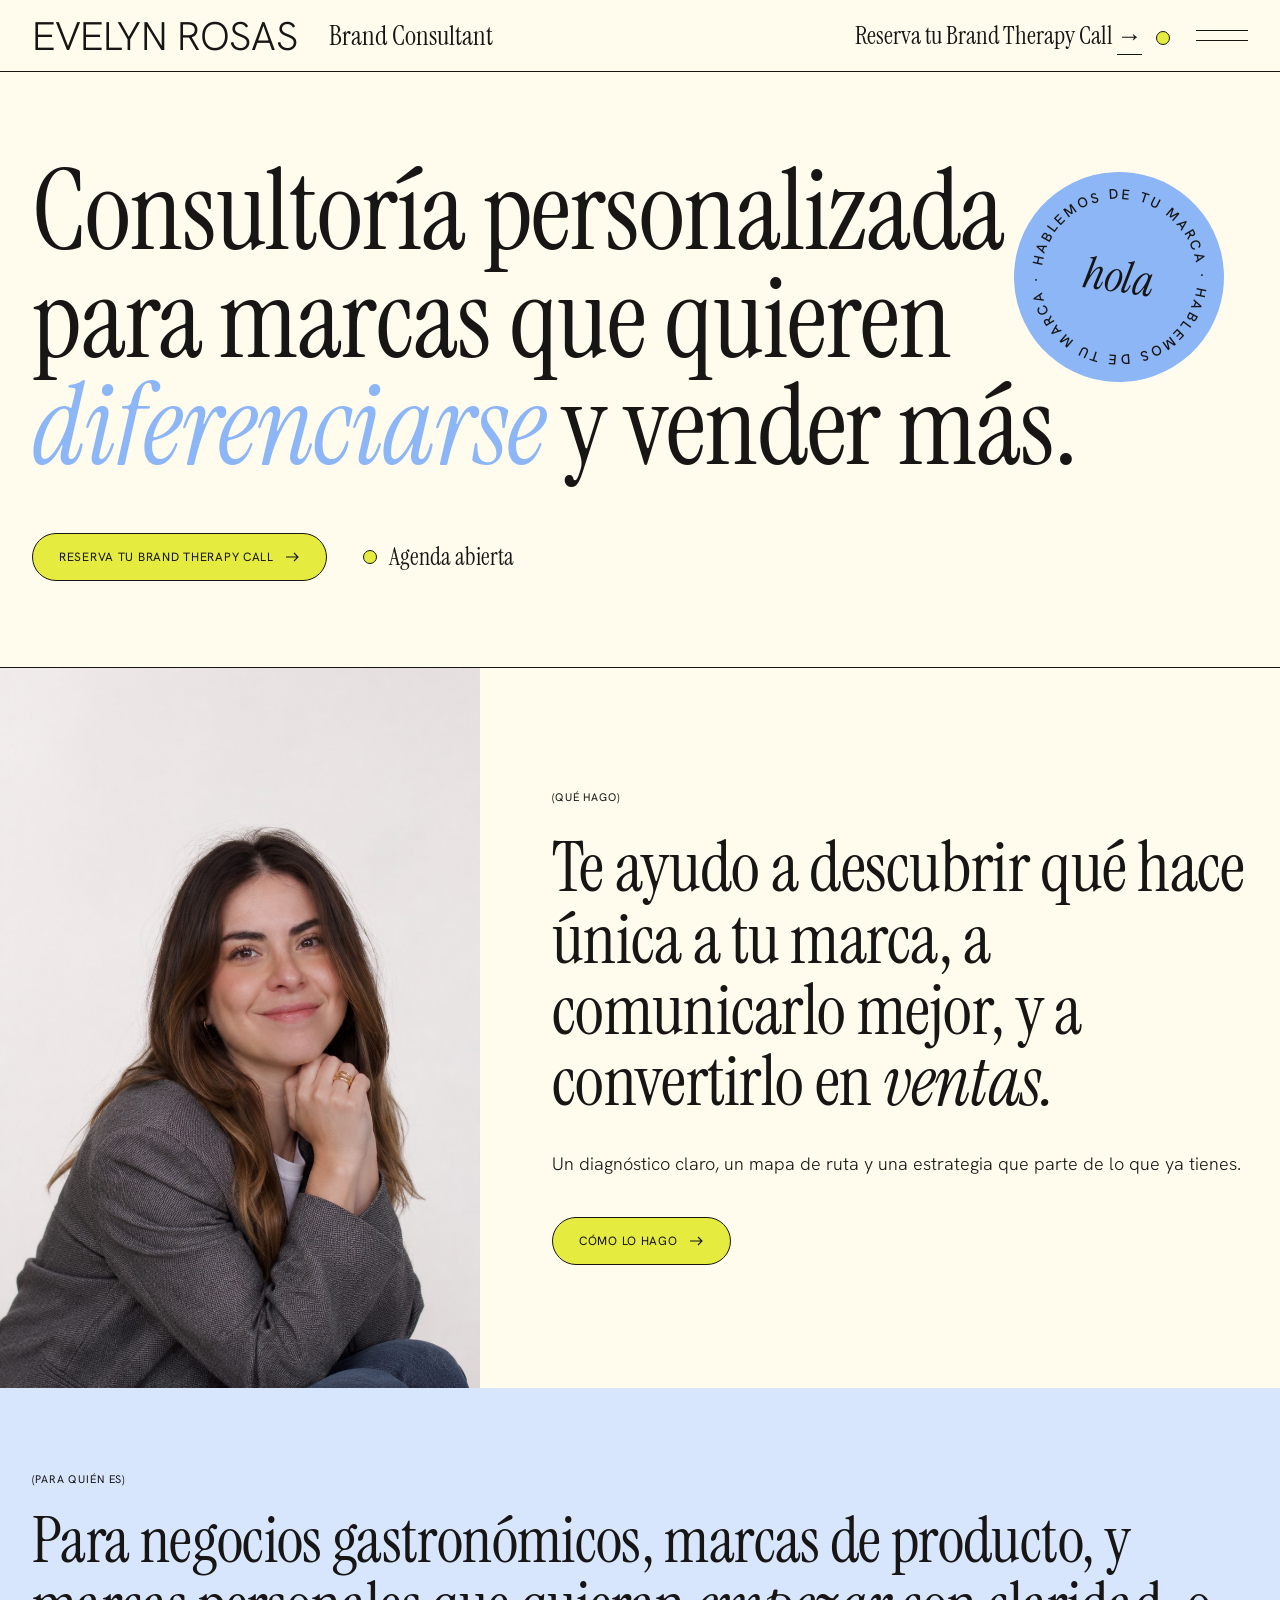
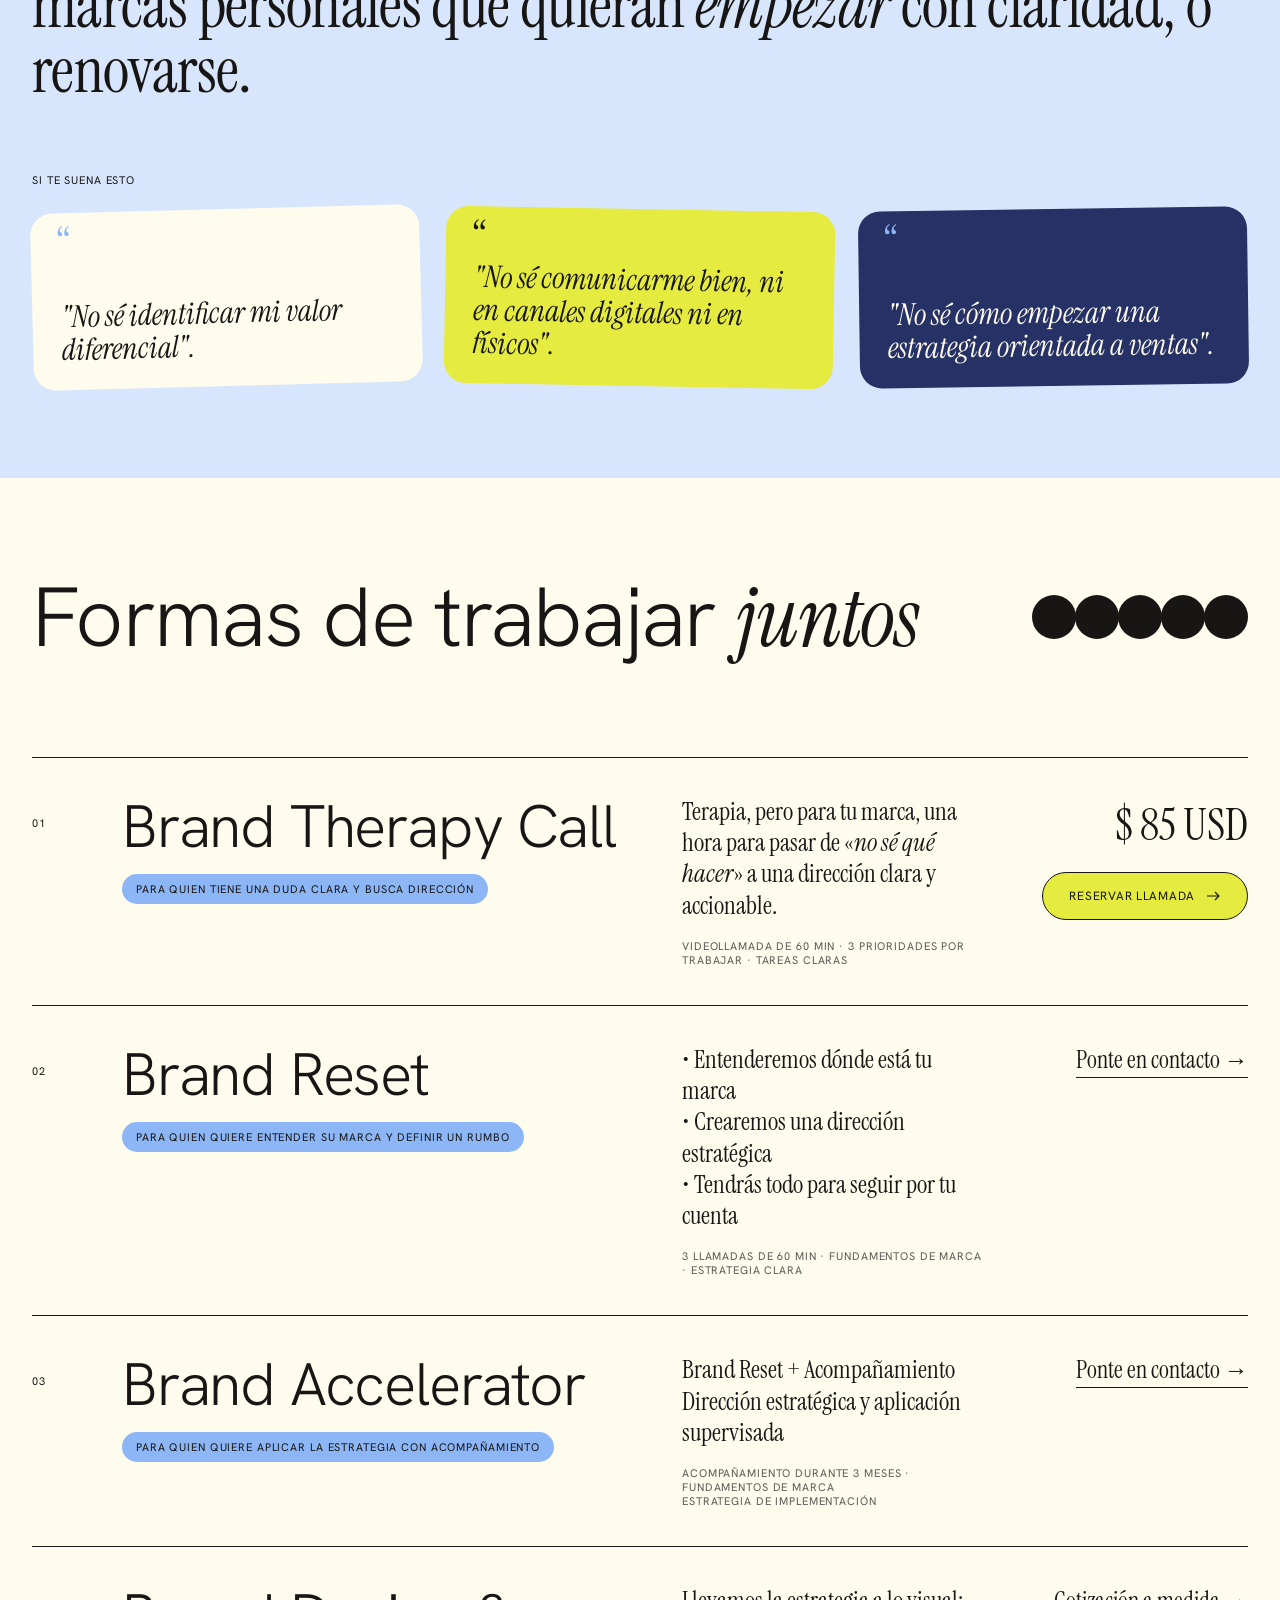
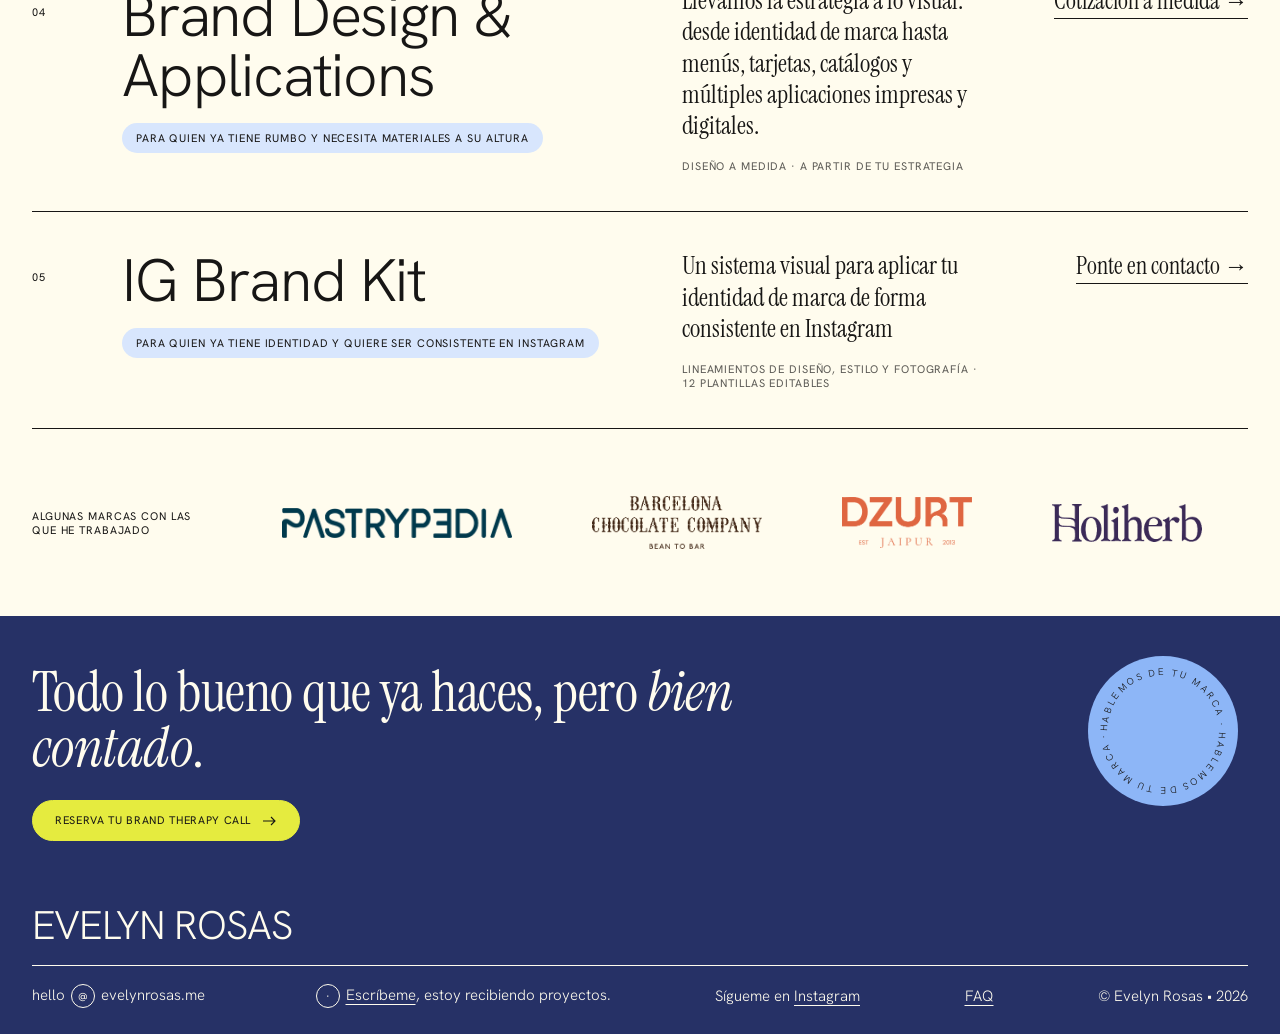
<file: index.html>
<!doctype html>
<html lang="es">
<head>
<meta charset="utf-8">
<meta name="viewport" content="width=device-width, initial-scale=1">
<title>Evelyn Rosas — Consultora de marca y marketing</title>
<meta name="description" content="Consultoría personalizada para marcas gastronómicas, de producto y personales que quieren diferenciarse y vender más.">
<meta property="og:title" content="Evelyn Rosas — Consultora de marca y marketing">
<meta property="og:description" content="Consultoría personalizada para marcas gastronómicas, de producto y personales que quieren diferenciarse y vender más.">
<meta property="og:type" content="website">
<link rel="icon" href="img/favicon.svg" type="image/svg+xml">
<link rel="preconnect" href="https://fonts.googleapis.com">
<link rel="preconnect" href="https://fonts.gstatic.com" crossorigin>
<link href="https://fonts.googleapis.com/css2?family=Hanken+Grotesk:wght@200;300;400&amp;family=Instrument+Serif:ital@0;1&amp;display=swap" rel="stylesheet">
<link rel="stylesheet" href="css/estilos.css">
</head>
<body>
<header class="hdr"><div class="l"><a href="index.html" class="wm">Evelyn Rosas</a><div class="tag">Brand Consultant</div></div>
<div class="r"><a href="contacto.html#reservar" class="cta">Reserva tu Brand Therapy Call&nbsp;<span class="lnk">→</span>&nbsp;<span class="dot"></span></a><button type="button" class="burger" aria-label="Abrir menú" aria-expanded="false" aria-controls="menu"></button></div></header>
<nav class="menu" id="menu" hidden><a href="index.html" aria-current="page">Inicio<span>01</span></a><a href="sobre-mi.html">Sobre mí<span>02</span></a><a href="trabajo.html">Trabajo<span>03</span></a><a href="contacto.html">Contacto<span>04</span></a></nav>
<main>
<section style="position:relative;overflow:hidden;padding:86px var(--pad);background:var(--crema);border-bottom:1px solid var(--tinta)">
<h1 class="serif-xl" style="font-size:112px;line-height:.96;max-width:1120px">Consultoría personalizada para marcas que quieren <i style="color:var(--coral)">diferenciarse</i> y vender más.</h1>
<div class="stack-m" style="display:flex;align-items:center;gap:36px;margin-top:52px"><a href="contacto.html#reservar" class="pill fill">Reserva tu Brand Therapy Call <svg viewBox="0 0 14 10" fill="none" stroke="currentColor" stroke-width="1.1" aria-hidden="true"><path d="M0 5h12M8 1l4 4-4 4"/></svg></a>
<span class="serif" style="font-size:24px;display:inline-flex;align-items:center"><span class="dot" style="margin:0 12px 0 0"></span>Agenda abierta</span></div>
<div class="badge-hola" aria-hidden="true" style="position:absolute;right:56px;top:100px;width:210px;height:210px;border-radius:50%;background:var(--coral);display:flex;align-items:center;justify-content:center;transform:rotate(8deg)"><svg viewBox="0 0 210 210" width="210" height="210" style="position:absolute;inset:0"><defs><path id="cp2" d="M105,105 m-78,0 a78,78 0 1,1 156,0 a78,78 0 1,1 -156,0"/></defs><text font-family="Hanken Grotesk, sans-serif" font-size="14" font-weight="500" letter-spacing="2" fill="#171615"><textPath href="#cp2" textLength="480" lengthAdjust="spacing">HABLEMOS DE TU MARCA · HABLEMOS DE TU MARCA ·</textPath></text></svg><span class="serif" style="font-size:44px"><i>hola</i></span></div>
</section>

<section class="split" style="display:grid;grid-template-columns:480px 1fr;height:720px">
<div style="order:2;background:var(--crema);display:flex;flex-direction:column;justify-content:center;padding:0 var(--pad) 0 72px">
<div class="label">(Qué hago)</div>
<h2 class="serif-xl" style="margin-top:28px;font-size:70px;line-height:1.02;max-width:780px">Te ayudo a descubrir qué hace única a tu marca, a comunicarlo mejor, y a convertirlo en <i>ventas.</i></h2>
<p style="margin-top:32px;font-size:18px;line-height:1.5;white-space:nowrap">Un diagnóstico claro, un mapa de ruta y una estrategia que parte de lo que ya tienes.</p>
<a href="sobre-mi.html" class="pill fill" style="margin-top:40px;align-self:flex-start">Cómo lo hago <svg viewBox="0 0 14 10" fill="none" stroke="currentColor" stroke-width="1.1" aria-hidden="true"><path d="M0 5h12M8 1l4 4-4 4"/></svg></a></div>
<div class="ph" style="height:100%"><img alt="Evelyn Rosas" src="img/inicio-retrato.jpg" style="object-position:50% 50%"></div></section>

<section style="background:var(--rosa);padding:84px var(--pad) 92px">
<div class="label">(Para quién es)</div>
<h2 class="serif-xl" style="font-size:64px;line-height:1.02;margin-top:22px">Para negocios gastronómicos, marcas de producto, y marcas personales que quieran <i>empezar</i> con claridad, o renovarse.</h2>
<div class="label" style="margin-top:70px">Si te suena esto</div>
<div style="display:grid;grid-template-columns:repeat(3,1fr);gap:24px;margin-top:22px">
<div style="background:var(--crema);border-radius:22px;padding:24px 28px;min-height:150px;transform:rotate(-1.5deg);display:flex;flex-direction:column;justify-content:space-between;gap:10px"><span class="serif" aria-hidden="true" style="font-size:44px;line-height:.45;color:var(--coral)">“</span><span class="serif" style="font-size:30px;line-height:1.1;font-style:italic">"No sé identificar mi valor diferencial".</span></div>
<div style="background:var(--lima);border-radius:22px;padding:24px 28px;min-height:150px;transform:rotate(1deg);display:flex;flex-direction:column;justify-content:space-between;gap:10px"><span class="serif" aria-hidden="true" style="font-size:44px;line-height:.45">“</span><span class="serif" style="font-size:30px;line-height:1.1;font-style:italic">"No sé comunicarme bien, ni en canales digitales ni en físicos".</span></div>
<div style="background:var(--marino);color:var(--crema);border-radius:22px;padding:24px 28px;min-height:150px;transform:rotate(-.8deg);display:flex;flex-direction:column;justify-content:space-between;gap:10px"><span class="serif" aria-hidden="true" style="font-size:44px;line-height:.45;color:var(--coral)">“</span><span class="serif" style="font-size:30px;line-height:1.1;font-style:italic">"No sé cómo empezar una estrategia orientada a ventas".</span></div></div></section>

<section class="sec" style="padding-top:96px;padding-bottom:0" id="servicios">
<h2 class="h-l stack-m" style="padding-bottom:96px;display:flex;justify-content:space-between;align-items:center"><span>Formas de trabajar <i>juntos</i></span><span aria-hidden="true" style="display:inline-flex;margin-left:32px"><span style="width:44px;height:44px;border-radius:50%;background:var(--tinta)"></span><span style="width:44px;height:44px;border-radius:50%;background:var(--tinta);margin-left:-1px"></span><span style="width:44px;height:44px;border-radius:50%;background:var(--tinta);margin-left:-1px"></span><span style="width:44px;height:44px;border-radius:50%;background:var(--tinta);margin-left:-1px"></span><span style="width:44px;height:44px;border-radius:50%;background:var(--tinta);margin-left:-1px"></span></span></h2>

<div style="display:grid;grid-template-columns:90px 560px 1fr 260px;padding:38px 0;border-top:1px solid var(--tinta);align-items:start;row-gap:20px">
<div class="label" style="padding-top:20px">01</div>
<div><h3 style="font-size:60px;line-height:1;letter-spacing:-.02em;font-weight:300">Brand Therapy Call</h3><span class="label" style="display:inline-block;background:var(--coral);padding:8px 14px;border-radius:999px;margin-top:18px">Para quien tiene una duda clara y busca dirección</span></div>
<div><p class="serif" style="font-size:25px;line-height:1.25;max-width:430px">Terapia, pero para tu marca, una hora para pasar de «<i>no sé qué hacer</i>» a una dirección clara y accionable.</p><div class="label" style="margin-top:18px;opacity:.7">Videollamada de 60 min · 3 prioridades por trabajar · tareas claras</div></div>
<div style="text-align:right"><div class="serif" style="font-size:44px;margin-bottom:18px">$ 85 USD</div><a href="contacto.html#reservar" class="pill fill">Reservar llamada <svg viewBox="0 0 14 10" fill="none" stroke="currentColor" stroke-width="1.1" aria-hidden="true"><path d="M0 5h12M8 1l4 4-4 4"/></svg></a></div></div>

<div style="display:grid;grid-template-columns:90px 560px 1fr 260px;padding:38px 0;border-top:1px solid var(--tinta);align-items:start;row-gap:20px">
<div class="label" style="padding-top:20px">02</div>
<div><h3 style="font-size:60px;line-height:1;letter-spacing:-.02em;font-weight:300">Brand Reset</h3><span class="label" style="display:inline-block;background:var(--coral);padding:8px 14px;border-radius:999px;margin-top:18px">Para quien quiere entender su marca y definir un rumbo</span></div>
<div><p class="serif" style="font-size:25px;line-height:1.25;max-width:489px">• Entenderemos dónde está tu marca<br>• Crearemos una dirección estratégica<br>• Tendrás todo para seguir por tu cuenta</p><div class="label" style="margin-top:18px;opacity:.7">3 llamadas de 60 min · Fundamentos de marca · estrategia clara</div></div>
<div style="text-align:right"><a href="formulario.html" class="lnk">Ponte en contacto →</a></div></div>

<div style="display:grid;grid-template-columns:90px 560px 1fr 260px;padding:38px 0;border-top:1px solid var(--tinta);align-items:start;row-gap:20px">
<div class="label" style="padding-top:20px">03</div>
<div><h3 style="font-size:60px;line-height:1;letter-spacing:-.02em;font-weight:300">Brand Accelerator</h3><span class="label" style="display:inline-block;background:var(--coral);padding:8px 14px;border-radius:999px;margin-top:18px">Para quien quiere aplicar la estrategia con acompañamiento</span></div>
<div><p class="serif" style="font-size:25px;line-height:1.25;max-width:430px">Brand Reset + Acompañamiento<br>Dirección estratégica y aplicación supervisada</p><div class="label" style="margin-top:18px;opacity:.7">Acompañamiento durante 3 meses · fundamentos de marca<br>estrategia de implementación</div></div>
<div style="text-align:right"><a href="formulario.html" class="lnk">Ponte en contacto →</a></div></div>

<div style="display:grid;grid-template-columns:90px 560px 1fr 260px;padding:38px 0;border-top:1px solid var(--tinta);align-items:start;row-gap:20px">
<div class="label" style="padding-top:20px">04</div>
<div><h3 style="font-size:60px;line-height:1;letter-spacing:-.02em;font-weight:300">Brand Design &amp; Applications</h3><span class="label" style="display:inline-block;background:var(--rosa);padding:8px 14px;border-radius:999px;margin-top:18px">Para quien ya tiene rumbo y necesita materiales a su altura</span></div>
<div><p class="serif" style="font-size:25px;line-height:1.25;max-width:430px">Llevamos la estrategia a lo visual: desde identidad de marca hasta menús, tarjetas, catálogos y múltiples aplicaciones impresas y digitales.</p><div class="label" style="margin-top:18px;opacity:.7">Diseño a medida · a partir de tu estrategia</div></div>
<div style="text-align:right"><a href="formulario.html" class="lnk">Cotización a medida →</a></div></div>

<div style="display:grid;grid-template-columns:90px 560px 1fr 260px;padding:38px 0;border-top:1px solid var(--tinta);align-items:start;row-gap:20px">
<div class="label" style="padding-top:20px">05</div>
<div><h3 style="font-size:60px;line-height:1;letter-spacing:-.02em;font-weight:300">IG Brand Kit</h3><span class="label" style="display:inline-block;background:var(--rosa);padding:8px 14px;border-radius:999px;margin-top:18px">Para quien ya tiene identidad y quiere ser consistente en Instagram</span></div>
<div><p class="serif" style="font-size:25px;line-height:1.25;max-width:430px">Un sistema visual para aplicar tu identidad de marca de forma consistente en Instagram</p><div class="label" style="margin-top:18px;opacity:.7">Lineamientos de diseño, estilo y fotografía · 12 plantillas editables</div></div>
<div style="text-align:right"><a href="formulario.html" class="lnk">Ponte en contacto →</a></div></div>
</section>

<section style="margin:0 var(--pad);padding:67px 0;border-top:1px solid var(--tinta);display:flex;align-items:center;gap:40px;flex-wrap:wrap">
<span class="label" style="width:210px">Algunas marcas con las <br>que he trabajado</span>
<div style="display:flex;align-items:center;gap:80px;flex-wrap:wrap;row-gap:32px"><img alt="Pastrypedia" src="img/logo-pastrypedia.png" style="width:230px;height:auto"><img alt="Barcelona Chocolate Company" src="img/logo-bcc.png" style="width:170px;height:auto"><img alt="DZURT Jaipur" src="img/logo-dzurt.png" style="width:130px;height:auto"><img alt="HoliHerb" src="img/logo-holiherb.png" style="width:150px;height:auto"></div></section>

</main>
<footer class="ftr">
<h2>Todo lo bueno que ya haces, pero&nbsp;<i>bien contado</i>.</h2>
<a href="contacto.html#reservar" class="pill fill">Reserva tu Brand Therapy Call <svg viewBox="0 0 14 10" fill="none" stroke="currentColor" stroke-width="1.1" aria-hidden="true"><path d="M0 5h12M8 1l4 4-4 4"/></svg></a>
<div class="badge" aria-hidden="true"><div class="c"></div>
<svg viewBox="0 0 236 236"><defs><path id="cp" d="M118,118 m-88,0 a88,88 0 1,1 176,0 a88,88 0 1,1 -176,0"/></defs>
<text font-family="Hanken Grotesk, sans-serif" font-size="15" fill="#171615"><textPath href="#cp" startOffset="0" textLength="546" lengthAdjust="spacing">HABLEMOS DE TU MARCA · HABLEMOS DE TU MARCA ·</textPath></text></svg></div>
<div class="name">Evelyn Rosas</div>
<div class="frow"><a href="mailto:hello@evelynrosas.me">hello<span class="cir">@</span>evelynrosas.me</a><div><span class="cir">·</span><a href="formulario.html"><u>Escríbeme</u></a>, estoy recibiendo proyectos.</div><div>Sígueme en <a href="https://www.instagram.com/" target="_blank" rel="noopener"><u>Instagram</u></a></div><div><a href="contacto.html#faq"><u>FAQ</u></a></div><div>© Evelyn Rosas • <span id="year">2026</span></div></div>
</footer>
<script src="js/main.js"></script>
<script>document.getElementById('year').textContent=new Date().getFullYear()</script>
</body>
</html>
</file>
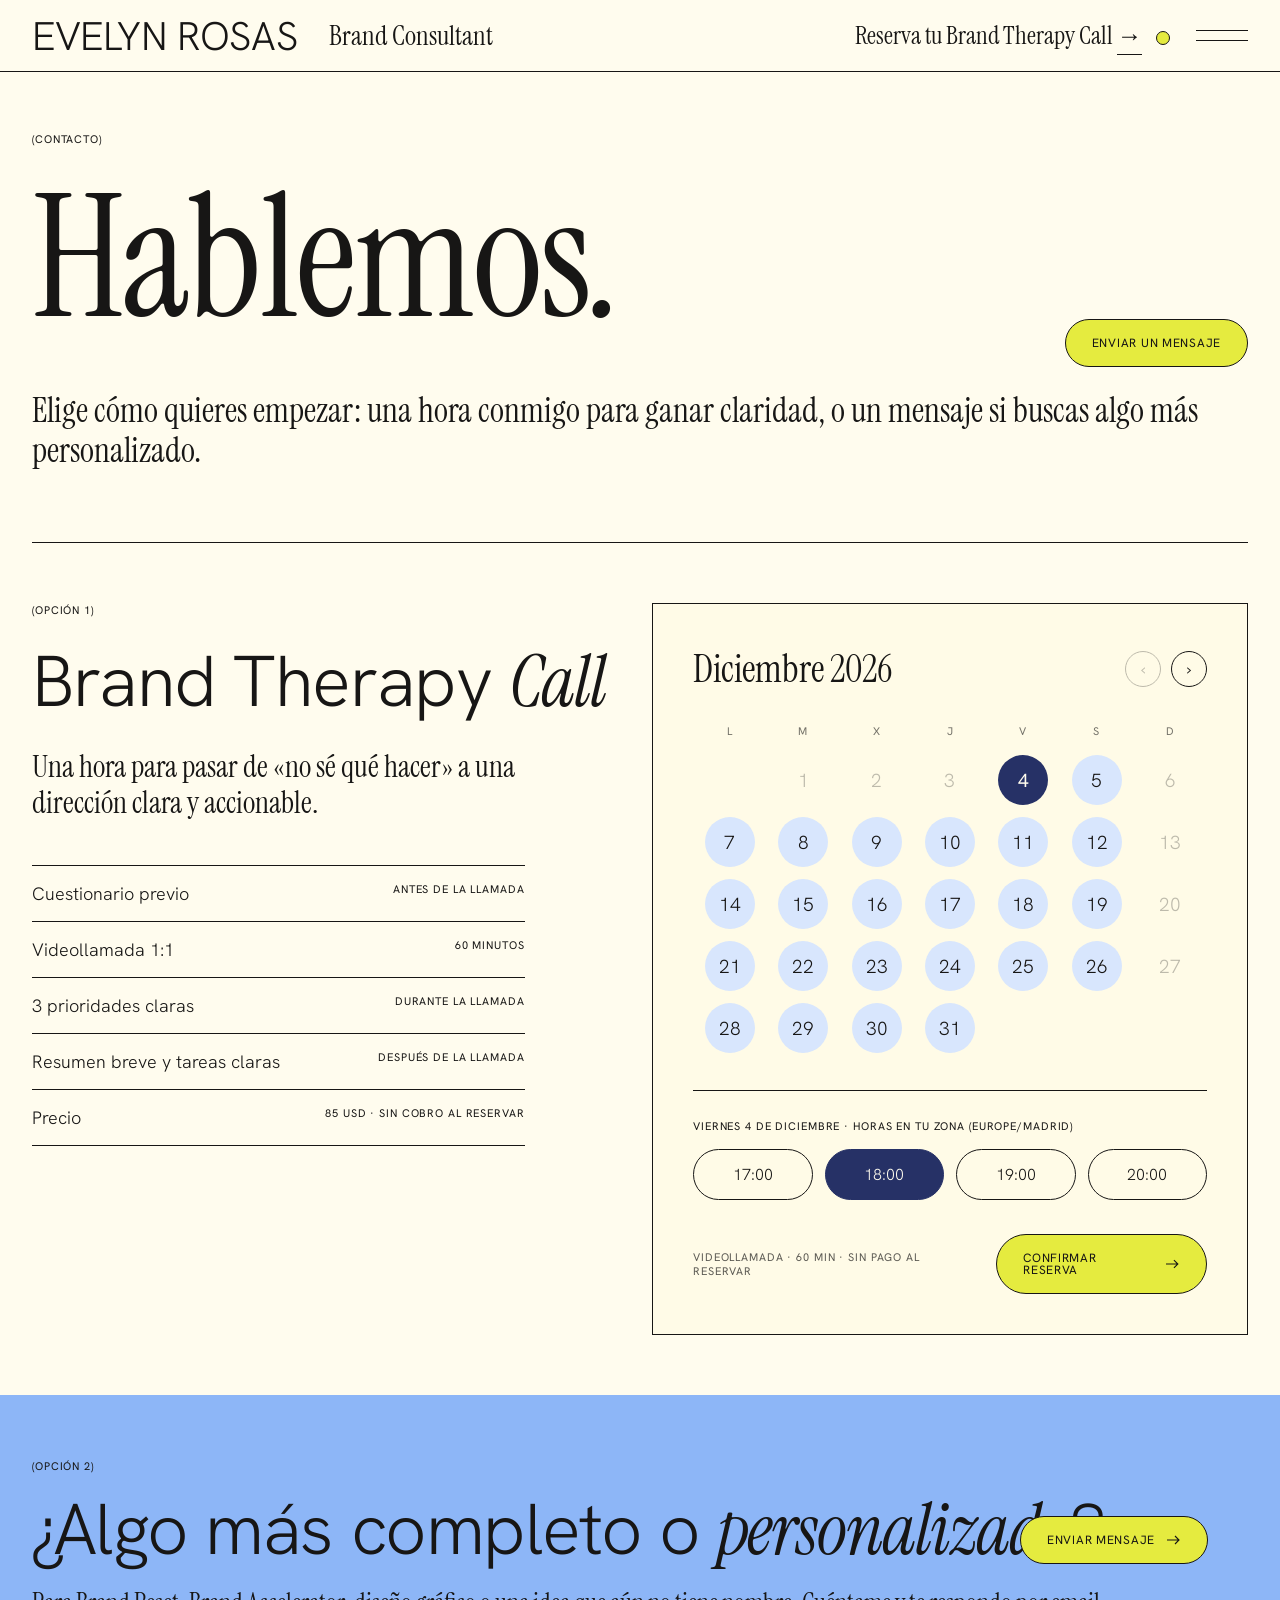
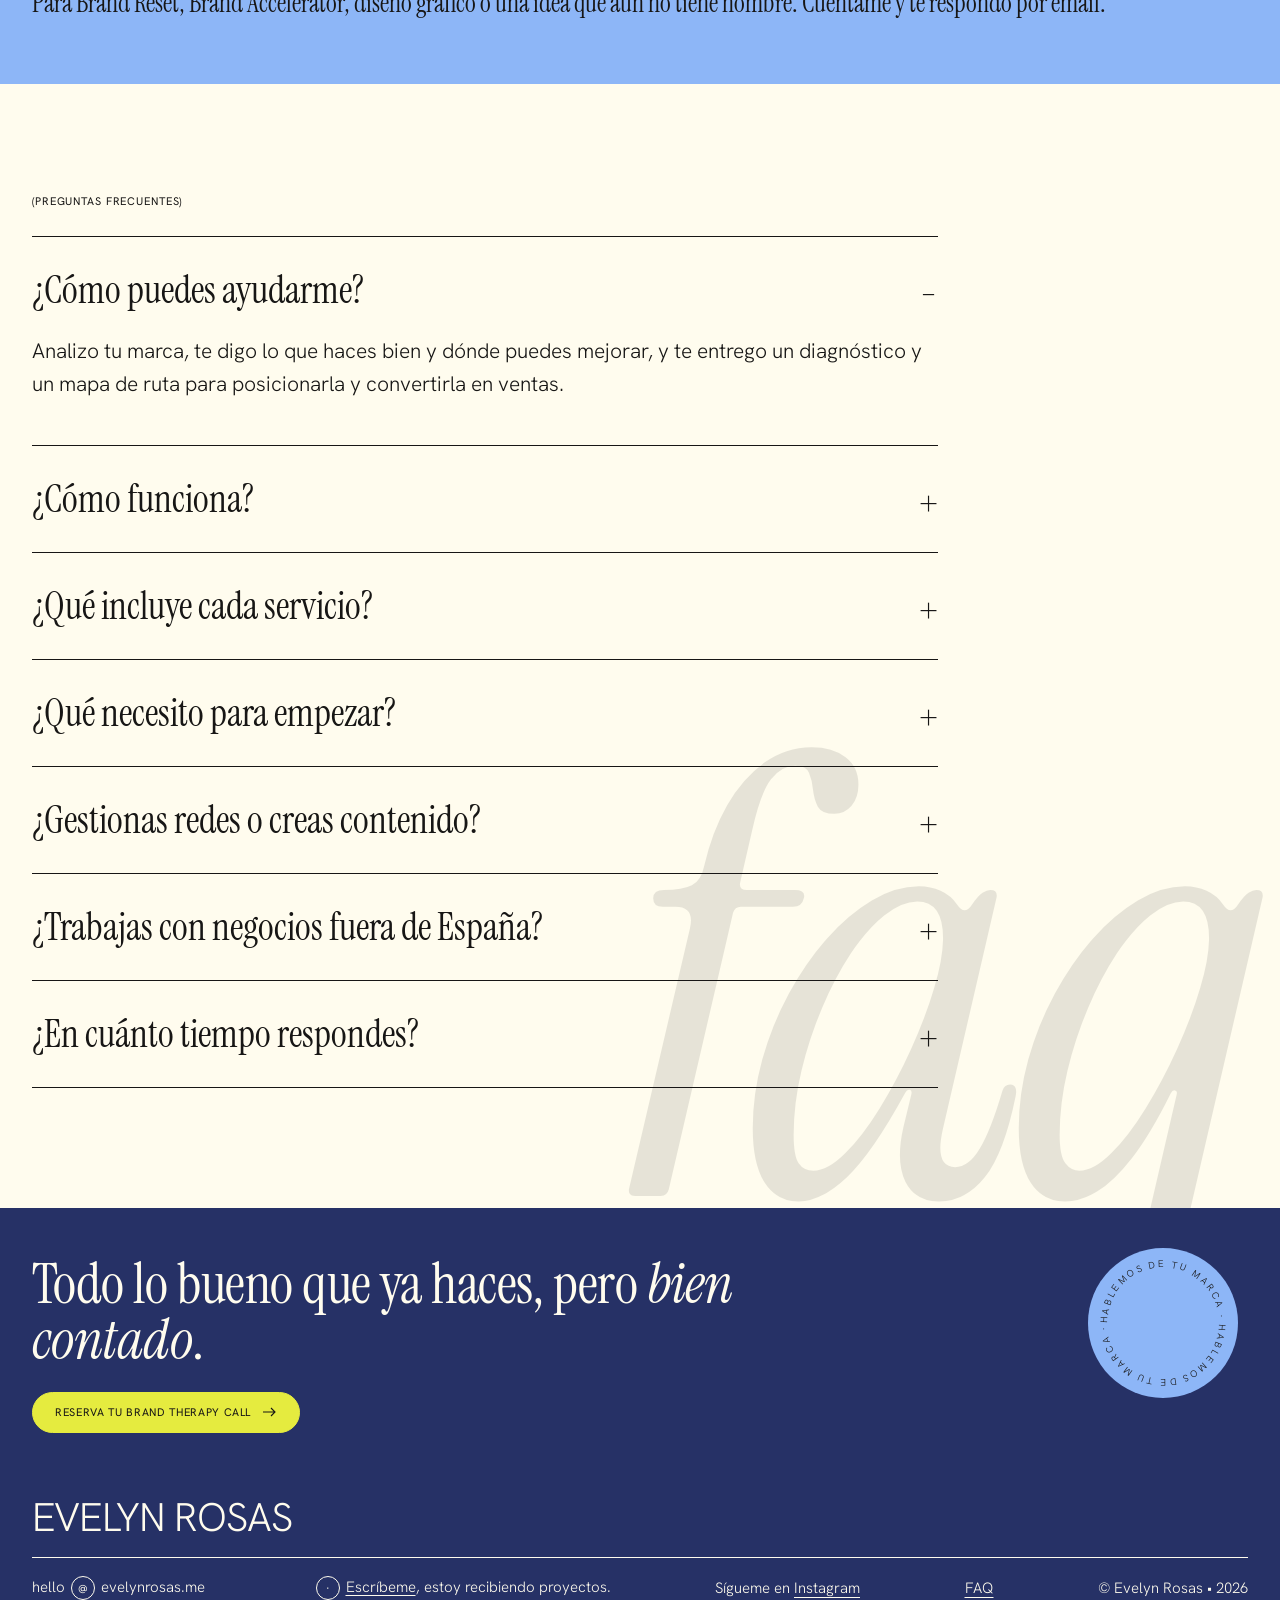
<file: contacto.html>
<!doctype html>
<html lang="es">
<head>
<meta charset="utf-8">
<meta name="viewport" content="width=device-width, initial-scale=1">
<title>Contacto — Evelyn Rosas</title>
<meta name="description" content="Reserva una Brand Therapy Call o cuéntame qué necesitas para tu marca.">
<meta property="og:title" content="Contacto — Evelyn Rosas">
<meta property="og:description" content="Reserva una Brand Therapy Call o cuéntame qué necesitas para tu marca.">
<meta property="og:type" content="website">
<link rel="icon" href="img/favicon.svg" type="image/svg+xml">
<link rel="preconnect" href="https://fonts.googleapis.com">
<link rel="preconnect" href="https://fonts.gstatic.com" crossorigin>
<link href="https://fonts.googleapis.com/css2?family=Hanken+Grotesk:wght@200;300;400&amp;family=Instrument+Serif:ital@0;1&amp;display=swap" rel="stylesheet">
<link rel="stylesheet" href="css/estilos.css">
</head>
<body>
<header class="hdr"><div class="l"><a href="index.html" class="wm">Evelyn Rosas</a><div class="tag">Brand Consultant</div></div>
<div class="r"><a href="contacto.html#reservar" class="cta">Reserva tu Brand Therapy Call&nbsp;<span class="lnk">→</span>&nbsp;<span class="dot"></span></a><button type="button" class="burger" aria-label="Abrir menú" aria-expanded="false" aria-controls="menu"></button></div></header>
<nav class="menu" id="menu" hidden><a href="index.html">Inicio<span>01</span></a><a href="sobre-mi.html">Sobre mí<span>02</span></a><a href="trabajo.html">Trabajo<span>03</span></a><a href="contacto.html" aria-current="page">Contacto<span>04</span></a></nav>
<main>
<section class="sec" style="padding-top:60px;padding-bottom:70px">
<div class="label">(Contacto)</div>
<h1 class="serif-xl" style="margin-top:30px;font-size:170px">Hablemos<i>.</i></h1>
<div style="display:inline-block;margin-top:-24px"><div style="text-align:right"><a href="formulario.html" class="pill fill">Enviar un mensaje</a></div>
<p class="serif" style="font-size:34px;line-height:1.2;margin-top:24px">Elige cómo quieres empezar: una hora conmigo para ganar claridad, o un mensaje si buscas algo más personalizado.</p></div></section>

<section id="reservar" class="sec" style="padding-top:60px;padding-bottom:60px;border-top:1px solid var(--tinta);margin:0 var(--pad);padding-left:0;padding-right:0;scroll-margin-top:20px"><div class="row" style="row-gap:40px">
<div style="grid-column:1/6"><div class="label">(Opción 1)</div>
<h2 class="h-l" style="margin-top:28px;font-size:72px;white-space:nowrap">Brand Therapy <i>Call</i></h2>
<p class="serif" style="font-size:30px;margin-top:30px;line-height:1.2">Una hora para pasar de «no sé qué hacer» a una dirección clara y accionable.</p>
<div style="margin-top:44px"><div style="display:flex;justify-content:space-between;gap:16px;border-top:1px solid var(--tinta);padding:16px 0;font-size:18px"><span>Cuestionario previo</span><span class="label">Antes de la llamada</span></div><div style="display:flex;justify-content:space-between;gap:16px;border-top:1px solid var(--tinta);padding:16px 0;font-size:18px"><span>Videollamada 1:1</span><span class="label">60 minutos</span></div><div style="display:flex;justify-content:space-between;gap:16px;border-top:1px solid var(--tinta);padding:16px 0;font-size:18px"><span>3 prioridades claras</span><span class="label">Durante la llamada</span></div><div style="display:flex;justify-content:space-between;gap:16px;border-top:1px solid var(--tinta);padding:16px 0;font-size:18px"><span>Resumen breve y tareas claras</span><span class="label">Después de la llamada</span></div><div style="display:flex;justify-content:space-between;gap:16px;border-top:1px solid var(--tinta);padding:16px 0;font-size:18px"><span>Precio</span><span class="label">85 USD · sin cobro al reservar</span></div><div style="border-top:1px solid var(--tinta)"></div></div></div>

<div id="cal" class="pad-m" style="grid-column:7/13;background:var(--hueso);border:1px solid var(--tinta);padding:40px">
<div style="display:flex;justify-content:space-between;align-items:center"><div class="serif cal-month" style="font-size:38px" aria-live="polite"></div><div style="display:flex;gap:10px;align-items:center"><button type="button" class="cal-btn cal-prev" aria-label="Mes anterior">‹</button><button type="button" class="cal-btn cal-next" aria-label="Mes siguiente">›</button></div></div>
<div class="cal-grid"><div class="label wd">L</div><div class="label wd">M</div><div class="label wd">X</div><div class="label wd">J</div><div class="label wd">V</div><div class="label wd">S</div><div class="label wd">D</div></div>
<div class="cal-grid cal-days" style="margin-top:0"></div>
<div style="margin-top:34px;border-top:1px solid var(--tinta);padding-top:28px"><div class="label" style="margin-bottom:16px"><span class="cal-sel"></span> · horas en tu zona (Europe/Madrid)</div>
<div class="cal-times"></div></div>
<div class="stack-m" style="margin-top:34px;display:flex;justify-content:space-between;align-items:center;gap:16px"><span class="label" style="opacity:.7">Videollamada · 60 min · Sin pago al reservar</span><a href="mailto:hello@evelynrosas.me" class="pill fill cal-confirm">Confirmar reserva <svg viewBox="0 0 14 10" fill="none" stroke="currentColor" stroke-width="1.1" aria-hidden="true"><path d="M0 5h12M8 1l4 4-4 4"/></svg></a></div></div>
</div></section>

<section class="pad-m" style="background:var(--coral);padding:64px var(--pad)"><div class="row" style="align-items:center">
<div style="grid-column:1/11"><div class="label">(Opción 2)</div>
<h2 class="h-l" style="margin-top:20px;font-size:72px;white-space:nowrap">¿Algo más completo o&nbsp;<i>personalizado</i>?</h2>
<p class="serif" style="font-size:26px;margin-top:20px;line-height:1.3;white-space:nowrap">Para Brand Reset, Brand Accelerator, diseño gráfico o una idea que aún no tiene nombre. Cuéntame y te respondo por email.</p></div>
<div style="grid-column:11/13;display:flex;justify-content:flex-end;padding-right:40px;white-space:nowrap"><a href="formulario.html" class="pill fill">Enviar mensaje <svg viewBox="0 0 14 10" fill="none" stroke="currentColor" stroke-width="1.1" aria-hidden="true"><path d="M0 5h12M8 1l4 4-4 4"/></svg></a></div>
</div></section>

<section id="faq" class="sec" style="padding-top:110px;padding-bottom:120px;position:relative;overflow:hidden">
<div class="serif faqbig" aria-hidden="true" style="position:absolute;right:32px;bottom:-24px;font-size:600px;line-height:.8;font-style:italic;letter-spacing:-.03em;color:var(--tinta);opacity:.1;pointer-events:none;user-select:none">faq</div>
<div class="row"><div style="grid-column:1/10;position:relative">
<h2 class="label" style="padding-bottom:28px">(Preguntas frecuentes)</h2>
<div class="faq-item"><h3><button type="button" class="faq-q" aria-expanded="true" aria-controls="faq-0"><span class="serif">¿Cómo puedes ayudarme?</span><span class="sign" aria-hidden="true">−</span></button></h3><div class="faq-a" id="faq-0"><p class="body">Analizo tu marca, te digo lo que haces bien y dónde puedes mejorar, y te entrego un diagnóstico y un mapa de ruta para posicionarla y convertirla en ventas.</p></div></div>
<div class="faq-item"><h3><button type="button" class="faq-q" aria-expanded="false" aria-controls="faq-1"><span class="serif">¿Cómo funciona?</span><span class="sign" aria-hidden="true">+</span></button></h3><div class="faq-a" id="faq-1" hidden><p class="body">Si lo que necesitas es una llamada para ganar claridad sobre tu proyecto, los retos que enfrentas y las acciones que puedes tomar para lograr tus objetivos, agenda una Brand Therapy Call. Hablemos y descubramos juntos cómo desbloquear tu marca para llevarla al siguiente nivel.</p><p class="body">Si lo que quieres es un diagnóstico detallado de tu situación actual (o inicial) y una estrategia con los pasos concretos para lograr tus objetivos, te recomiendo el Brand Reset. Tendrás todo lo necesario para ponerte las pilas y aplicar el plan de acción por tu cuenta.</p><p class="body">Si además del diagnóstico y la estrategia quieres acompañamiento para aplicar el plan, guiado de cerca mientras revisamos temas y novedades durante 3 meses, el Brand Accelerator es lo que necesitas. Al terminar, no vas a reconocer tu marca: estará en otro nivel, con acciones implementadas, objetivos fijados y resultados claros.</p><p class="body">Si necesitas una identidad visual para tu marca, una renovación para actualizarla o piezas de diseño digitales e impresas, envía un mensaje y te comparto una cotización personalizada.</p><p class="body">Si lo que buscas es crear el universo digital de tu marca, con un estilo para Instagram y una guía para editar tus fotos y videos que transmita coherencia y confianza, lo que necesitas es un IG Brand Kit.</p></div></div>
<div class="faq-item"><h3><button type="button" class="faq-q" aria-expanded="false" aria-controls="faq-2"><span class="serif">¿Qué incluye cada servicio?</span><span class="sign" aria-hidden="true">+</span></button></h3><div class="faq-a" id="faq-2" hidden><p class="body">Brand Therapy Call: una videollamada de 60 minutos con cuestionario previo, 3 prioridades claras y un resumen con tareas.</p><p class="body">Brand Reset: 3 llamadas de 60 minutos para entender dónde está tu marca, definir sus fundamentos y crear una dirección estratégica con la que podrás seguir por tu cuenta.</p><p class="body">Brand Accelerator: el Brand Reset más 3 meses de acompañamiento para aplicar la estrategia con supervisión.</p><p class="body">Brand Design &amp; Applications: identidad de marca y aplicaciones impresas y digitales (menús, tarjetas, catálogos y más) a partir de tu estrategia, con cotización a medida.</p><p class="body">IG Brand Kit: lineamientos de diseño, estilo y fotografía, y 12 plantillas editables.</p></div></div>
<div class="faq-item"><h3><button type="button" class="faq-q" aria-expanded="false" aria-controls="faq-3"><span class="serif">¿Qué necesito para empezar?</span><span class="sign" aria-hidden="true">+</span></button></h3><div class="faq-a" id="faq-3" hidden><p class="body">Agendar tu cita o enviarme un mensaje. Me pondré en contacto contigo y, después, te pediré que me cuentes todo sobre tu proyecto para poder apoyarte de la mejor manera.</p></div></div>
<div class="faq-item"><h3><button type="button" class="faq-q" aria-expanded="false" aria-controls="faq-4"><span class="serif">¿Gestionas redes o creas contenido?</span><span class="sign" aria-hidden="true">+</span></button></h3><div class="faq-a" id="faq-4" hidden><p class="body">No. Te ayudo a establecer un manual de marca visual, digital y con múltiples aplicaciones, para que la persona encargada de gestionar tus redes conozca los lineamientos. También te ayudo a crear pilares de contenido. Con todo esto, tendrás lo necesario para poner tu toque de creatividad y dar vida a tus redes.</p></div></div>
<div class="faq-item"><h3><button type="button" class="faq-q" aria-expanded="false" aria-controls="faq-5"><span class="serif">¿Trabajas con negocios fuera de España?</span><span class="sign" aria-hidden="true">+</span></button></h3><div class="faq-a" id="faq-5" hidden><p class="body">Sí, trabajo con negocios de cualquier lugar del mundo. He trabajado con proyectos en México, Estados Unidos, España, Inglaterra, Turquía, Japón, Arabia Saudita, São Tomé y Príncipe e India.</p></div></div>
<div class="faq-item"><h3><button type="button" class="faq-q" aria-expanded="false" aria-controls="faq-6"><span class="serif">¿En cuánto tiempo respondes?</span><span class="sign" aria-hidden="true">+</span></button></h3><div class="faq-a" id="faq-6" hidden><p class="body">Respondo en un máximo de 1 día, y trato de hacerlo el mismo día.</p></div></div>
<div style="border-top:1px solid var(--tinta)"></div></div></div></section>

</main>
<footer class="ftr">
<h2>Todo lo bueno que ya haces, pero&nbsp;<i>bien contado</i>.</h2>
<a href="contacto.html#reservar" class="pill fill">Reserva tu Brand Therapy Call <svg viewBox="0 0 14 10" fill="none" stroke="currentColor" stroke-width="1.1" aria-hidden="true"><path d="M0 5h12M8 1l4 4-4 4"/></svg></a>
<div class="badge" aria-hidden="true"><div class="c"></div>
<svg viewBox="0 0 236 236"><defs><path id="cp" d="M118,118 m-88,0 a88,88 0 1,1 176,0 a88,88 0 1,1 -176,0"/></defs>
<text font-family="Hanken Grotesk, sans-serif" font-size="15" fill="#171615"><textPath href="#cp" startOffset="0" textLength="546" lengthAdjust="spacing">HABLEMOS DE TU MARCA · HABLEMOS DE TU MARCA ·</textPath></text></svg></div>
<div class="name">Evelyn Rosas</div>
<div class="frow"><a href="mailto:hello@evelynrosas.me">hello<span class="cir">@</span>evelynrosas.me</a><div><span class="cir">·</span><a href="formulario.html"><u>Escríbeme</u></a>, estoy recibiendo proyectos.</div><div>Sígueme en <a href="https://www.instagram.com/" target="_blank" rel="noopener"><u>Instagram</u></a></div><div><a href="contacto.html#faq"><u>FAQ</u></a></div><div>© Evelyn Rosas • <span id="year">2026</span></div></div>
</footer>
<script src="js/main.js"></script>
<script>document.getElementById('year').textContent=new Date().getFullYear()</script>
</body>
</html>
</file>
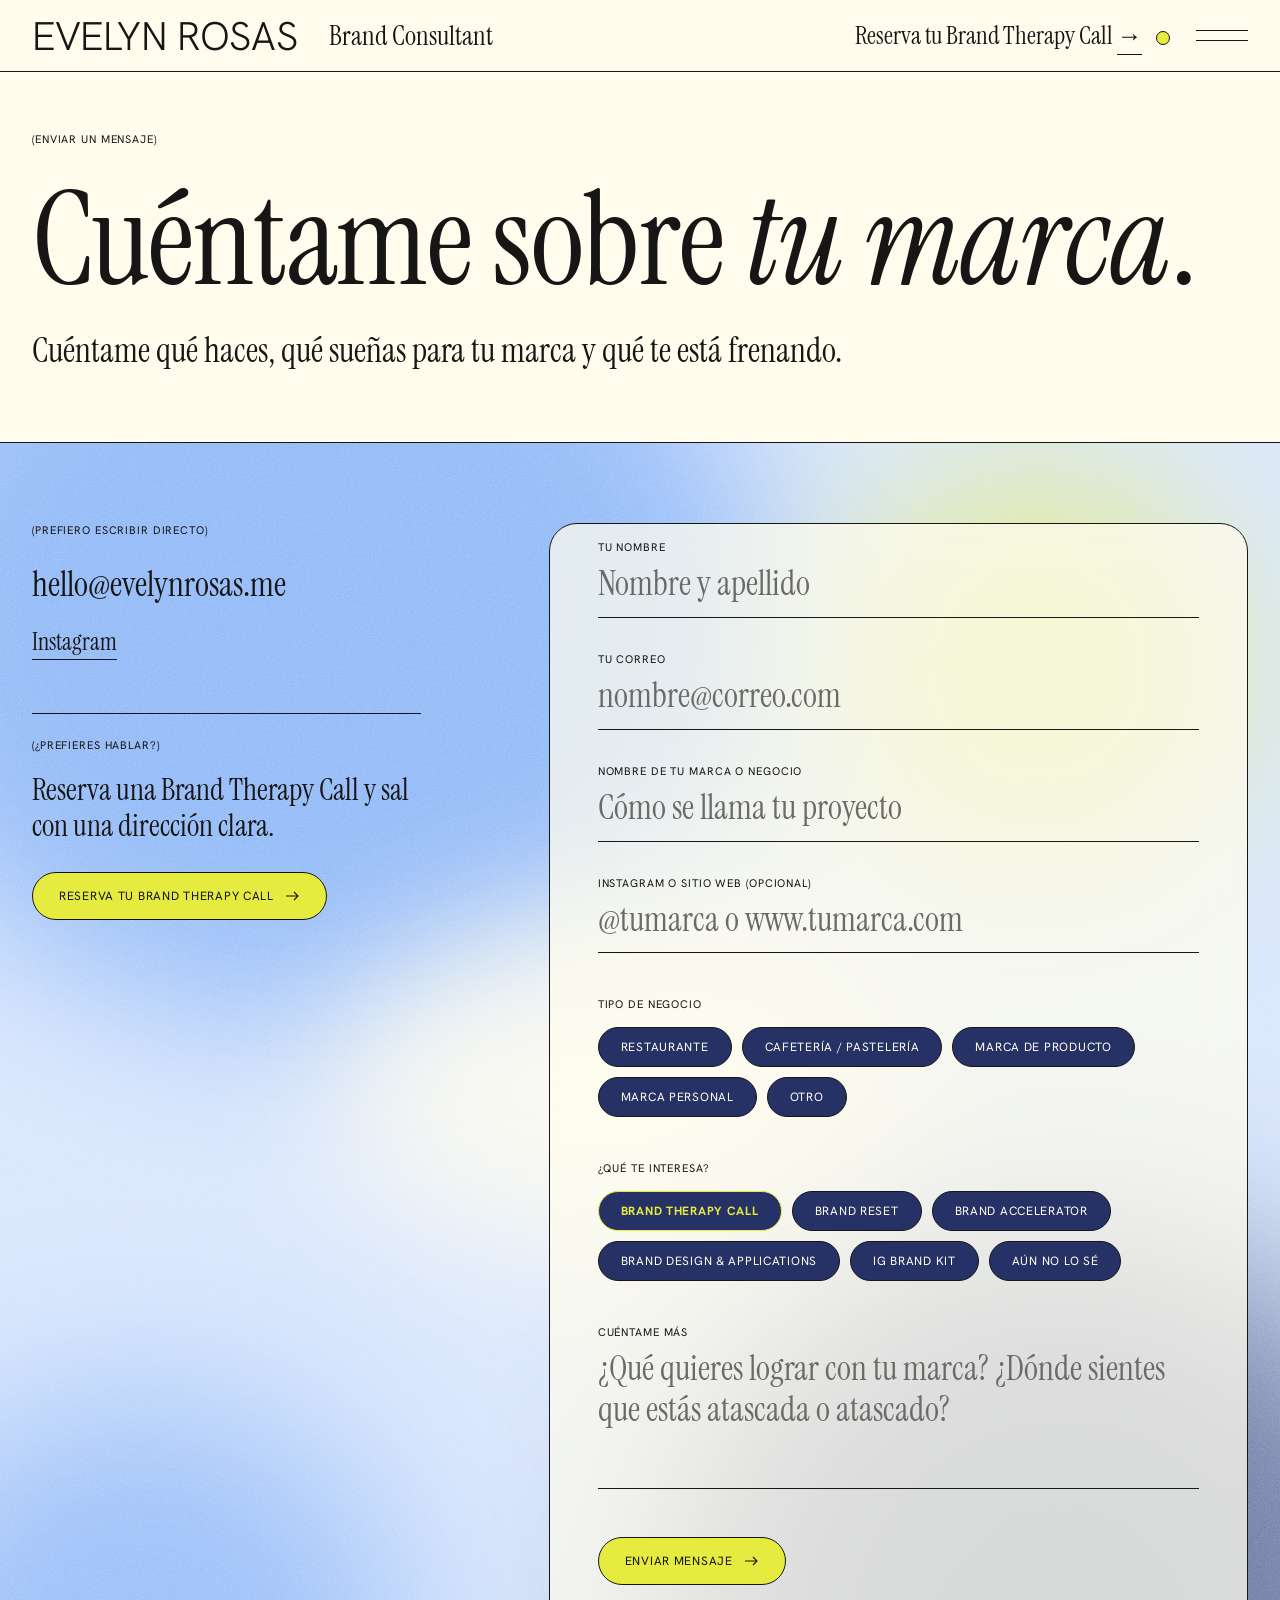
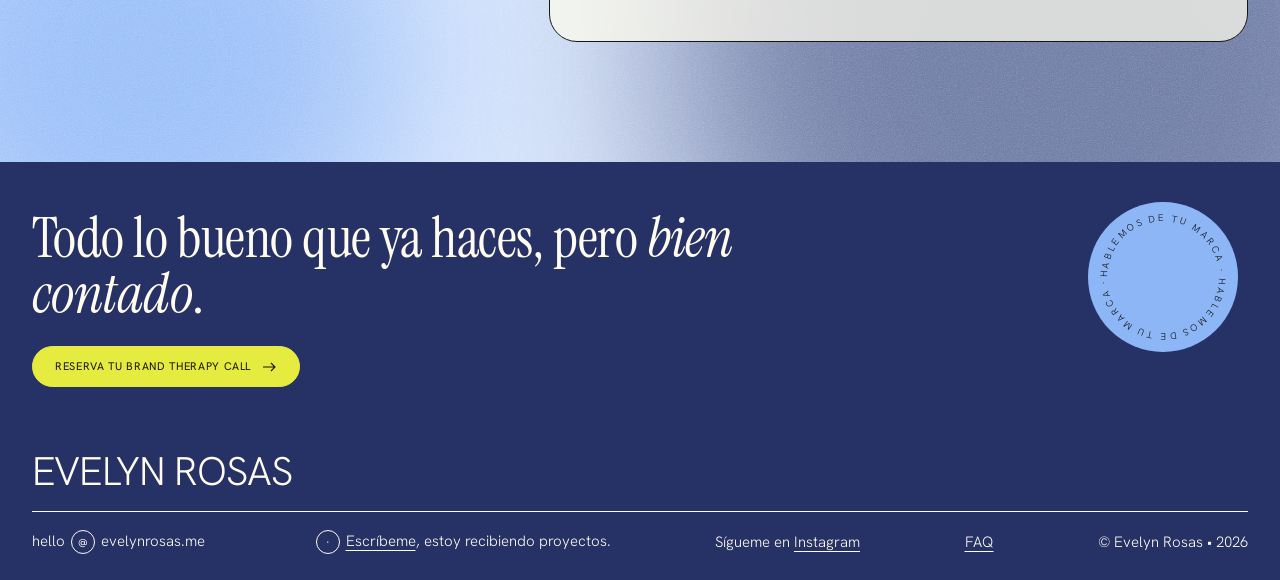
<file: formulario.html>
<!doctype html>
<html lang="es">
<head>
<meta charset="utf-8">
<meta name="viewport" content="width=device-width, initial-scale=1">
<title>Escríbeme — Evelyn Rosas</title>
<meta name="description" content="Cuéntame sobre tu marca: qué haces, qué sueñas para ella y qué te está frenando.">
<meta property="og:title" content="Escríbeme — Evelyn Rosas">
<meta property="og:description" content="Cuéntame sobre tu marca: qué haces, qué sueñas para ella y qué te está frenando.">
<meta property="og:type" content="website">
<link rel="icon" href="img/favicon.svg" type="image/svg+xml">
<link rel="preconnect" href="https://fonts.googleapis.com">
<link rel="preconnect" href="https://fonts.gstatic.com" crossorigin>
<link href="https://fonts.googleapis.com/css2?family=Hanken+Grotesk:wght@200;300;400&amp;family=Instrument+Serif:ital@0;1&amp;display=swap" rel="stylesheet">
<link rel="stylesheet" href="css/estilos.css">
</head>
<body>
<header class="hdr"><div class="l"><a href="index.html" class="wm">Evelyn Rosas</a><div class="tag">Brand Consultant</div></div>
<div class="r"><a href="contacto.html#reservar" class="cta">Reserva tu Brand Therapy Call&nbsp;<span class="lnk">→</span>&nbsp;<span class="dot"></span></a><button type="button" class="burger" aria-label="Abrir menú" aria-expanded="false" aria-controls="menu"></button></div></header>
<nav class="menu" id="menu" hidden><a href="index.html">Inicio<span>01</span></a><a href="sobre-mi.html">Sobre mí<span>02</span></a><a href="trabajo.html">Trabajo<span>03</span></a><a href="contacto.html" aria-current="page">Contacto<span>04</span></a></nav>
<main>
<section class="sec" style="padding-top:60px;padding-bottom:70px">
<div class="label">(Enviar un mensaje)</div>
<h1 class="serif-xl" style="margin-top:30px;font-size:130px">Cuéntame sobre <i>tu marca</i>.</h1>
<p class="serif" style="font-size:34px;line-height:1.2;margin-top:28px;max-width:900px">Cuéntame qué haces, qué sueñas para tu marca y qué te está frenando.</p></section>

<section style="position:relative;overflow:hidden;border-top:1px solid var(--tinta);background:var(--rosa)">
<div aria-hidden="true" style="position:absolute;inset:0;pointer-events:none">
<div style="position:absolute;left:-12%;top:-18%;width:72%;height:62%;border-radius:50%;background:var(--coral);filter:blur(80px);opacity:.95"></div>
<div style="position:absolute;right:4%;top:2%;width:30%;height:30%;border-radius:50%;background:var(--lima);filter:blur(90px);opacity:.6"></div>
<div style="position:absolute;left:26%;top:36%;width:44%;height:26%;border-radius:50%;background:var(--crema);filter:blur(70px);opacity:.85"></div>
<div style="position:absolute;right:-14%;bottom:-22%;width:62%;height:62%;border-radius:50%;background:var(--marino);filter:blur(100px);opacity:.6"></div>
<div style="position:absolute;left:-10%;bottom:-12%;width:42%;height:40%;border-radius:50%;background:var(--coral);filter:blur(90px);opacity:.85"></div>
<svg style="position:absolute;inset:0;width:100%;height:100%;mix-blend-mode:soft-light;opacity:.9"><filter id="grano"><feTurbulence type="fractalNoise" baseFrequency=".85" numOctaves="3" stitchTiles="stitch"/><feColorMatrix type="saturate" values="0"/></filter><rect width="100%" height="100%" filter="url(#grano)"/></svg>
</div>
<div class="sec" style="position:relative;padding-top:80px;padding-bottom:120px"><div class="row" style="row-gap:48px">

<div style="grid-column:1/5">
<div class="label">(Prefiero escribir directo)</div>
<a href="mailto:hello@evelynrosas.me" class="serif" style="display:block;font-size:34px;line-height:1.2;margin-top:28px">hello@evelynrosas.me</a>
<div style="margin-top:20px"><a href="https://www.instagram.com/" target="_blank" rel="noopener" class="lnk">Instagram</a></div>
<div style="border-top:1px solid var(--tinta);margin-top:56px;padding-top:24px">
<div class="label">(¿Prefieres hablar?)</div>
<p class="serif" style="font-size:30px;line-height:1.2;margin-top:20px">Reserva una Brand Therapy Call y sal con una dirección clara.</p>
<div style="margin-top:28px"><a href="contacto.html#reservar" class="pill fill">Reserva tu Brand Therapy Call <svg viewBox="0 0 14 10" fill="none" stroke="currentColor" stroke-width="1.1" aria-hidden="true"><path d="M0 5h12M8 1l4 4-4 4"/></svg></a></div></div>
</div>

<!-- Para recibir los mensajes sin que se abra el correo de quien escribe,
     pon aquí la URL de Formspree (o similar): data-endpoint="https://formspree.io/f/XXXXXXX" -->
<form id="contacto-form" data-endpoint="" style="grid-column:6/13;background:rgba(255,252,238,.72);-webkit-backdrop-filter:blur(18px);backdrop-filter:blur(18px);border:1px solid var(--tinta);border-radius:28px;padding:16px 48px 56px">
<label class="fld" style="margin-top:0"><span class="label">Tu nombre</span><input type="text" name="nombre" placeholder="Nombre y apellido" required autocomplete="name"></label>
<label class="fld"><span class="label">Tu correo</span><input type="email" name="email" placeholder="nombre@correo.com" required autocomplete="email"></label>
<label class="fld"><span class="label">Nombre de tu marca o negocio</span><input type="text" name="marca" placeholder="Cómo se llama tu proyecto"></label>
<label class="fld"><span class="label">Instagram o sitio web (opcional)</span><input type="text" name="enlace" placeholder="@tumarca o www.tumarca.com"></label>

<fieldset style="border:0;margin-top:44px;min-width:0">
<legend class="label" style="padding:0">Tipo de negocio</legend>
<div class="chips">
<label class="chip"><input type="radio" name="tipo" value="Restaurante">Restaurante</label>
<label class="chip"><input type="radio" name="tipo" value="Cafetería / Pastelería">Cafetería / Pastelería</label>
<label class="chip"><input type="radio" name="tipo" value="Marca de producto">Marca de producto</label>
<label class="chip"><input type="radio" name="tipo" value="Marca personal">Marca personal</label>
<label class="chip"><input type="radio" name="tipo" value="Otro">Otro</label></div></fieldset>

<fieldset style="border:0;margin-top:44px;min-width:0">
<legend class="label" style="padding:0">¿Qué te interesa?</legend>
<div class="chips">
<label class="chip y"><input type="checkbox" name="interes" value="Brand Therapy Call"><b>Brand Therapy Call</b></label>
<label class="chip"><input type="checkbox" name="interes" value="Brand Reset">Brand Reset</label>
<label class="chip"><input type="checkbox" name="interes" value="Brand Accelerator">Brand Accelerator</label>
<label class="chip"><input type="checkbox" name="interes" value="Brand Design & Applications">Brand Design &amp; Applications</label>
<label class="chip"><input type="checkbox" name="interes" value="IG Brand Kit">IG Brand Kit</label>
<label class="chip"><input type="checkbox" name="interes" value="Aún no lo sé">Aún no lo sé</label></div></fieldset>

<label class="fld" style="margin-top:44px"><span class="label">Cuéntame más</span><textarea name="mensaje" placeholder="¿Qué quieres lograr con tu marca? ¿Dónde sientes que estás atascada o atascado?"></textarea></label>

<div style="margin-top:48px"><button type="submit" class="pill fill">Enviar mensaje <svg viewBox="0 0 14 10" fill="none" stroke="currentColor" stroke-width="1.1" aria-hidden="true"><path d="M0 5h12M8 1l4 4-4 4"/></svg></button></div>
<p class="form-ok" role="status" hidden></p>
</form>

</div></div></section>

</main>
<footer class="ftr">
<h2>Todo lo bueno que ya haces, pero&nbsp;<i>bien contado</i>.</h2>
<a href="contacto.html#reservar" class="pill fill">Reserva tu Brand Therapy Call <svg viewBox="0 0 14 10" fill="none" stroke="currentColor" stroke-width="1.1" aria-hidden="true"><path d="M0 5h12M8 1l4 4-4 4"/></svg></a>
<div class="badge" aria-hidden="true"><div class="c"></div>
<svg viewBox="0 0 236 236"><defs><path id="cp" d="M118,118 m-88,0 a88,88 0 1,1 176,0 a88,88 0 1,1 -176,0"/></defs>
<text font-family="Hanken Grotesk, sans-serif" font-size="15" fill="#171615"><textPath href="#cp" startOffset="0" textLength="546" lengthAdjust="spacing">HABLEMOS DE TU MARCA · HABLEMOS DE TU MARCA ·</textPath></text></svg></div>
<div class="name">Evelyn Rosas</div>
<div class="frow"><a href="mailto:hello@evelynrosas.me">hello<span class="cir">@</span>evelynrosas.me</a><div><span class="cir">·</span><a href="formulario.html"><u>Escríbeme</u></a>, estoy recibiendo proyectos.</div><div>Sígueme en <a href="https://www.instagram.com/" target="_blank" rel="noopener"><u>Instagram</u></a></div><div><a href="contacto.html#faq"><u>FAQ</u></a></div><div>© Evelyn Rosas • <span id="year">2026</span></div></div>
</footer>
<script src="js/main.js"></script>
<script>document.getElementById('year').textContent=new Date().getFullYear()</script>
</body>
</html>
</file>
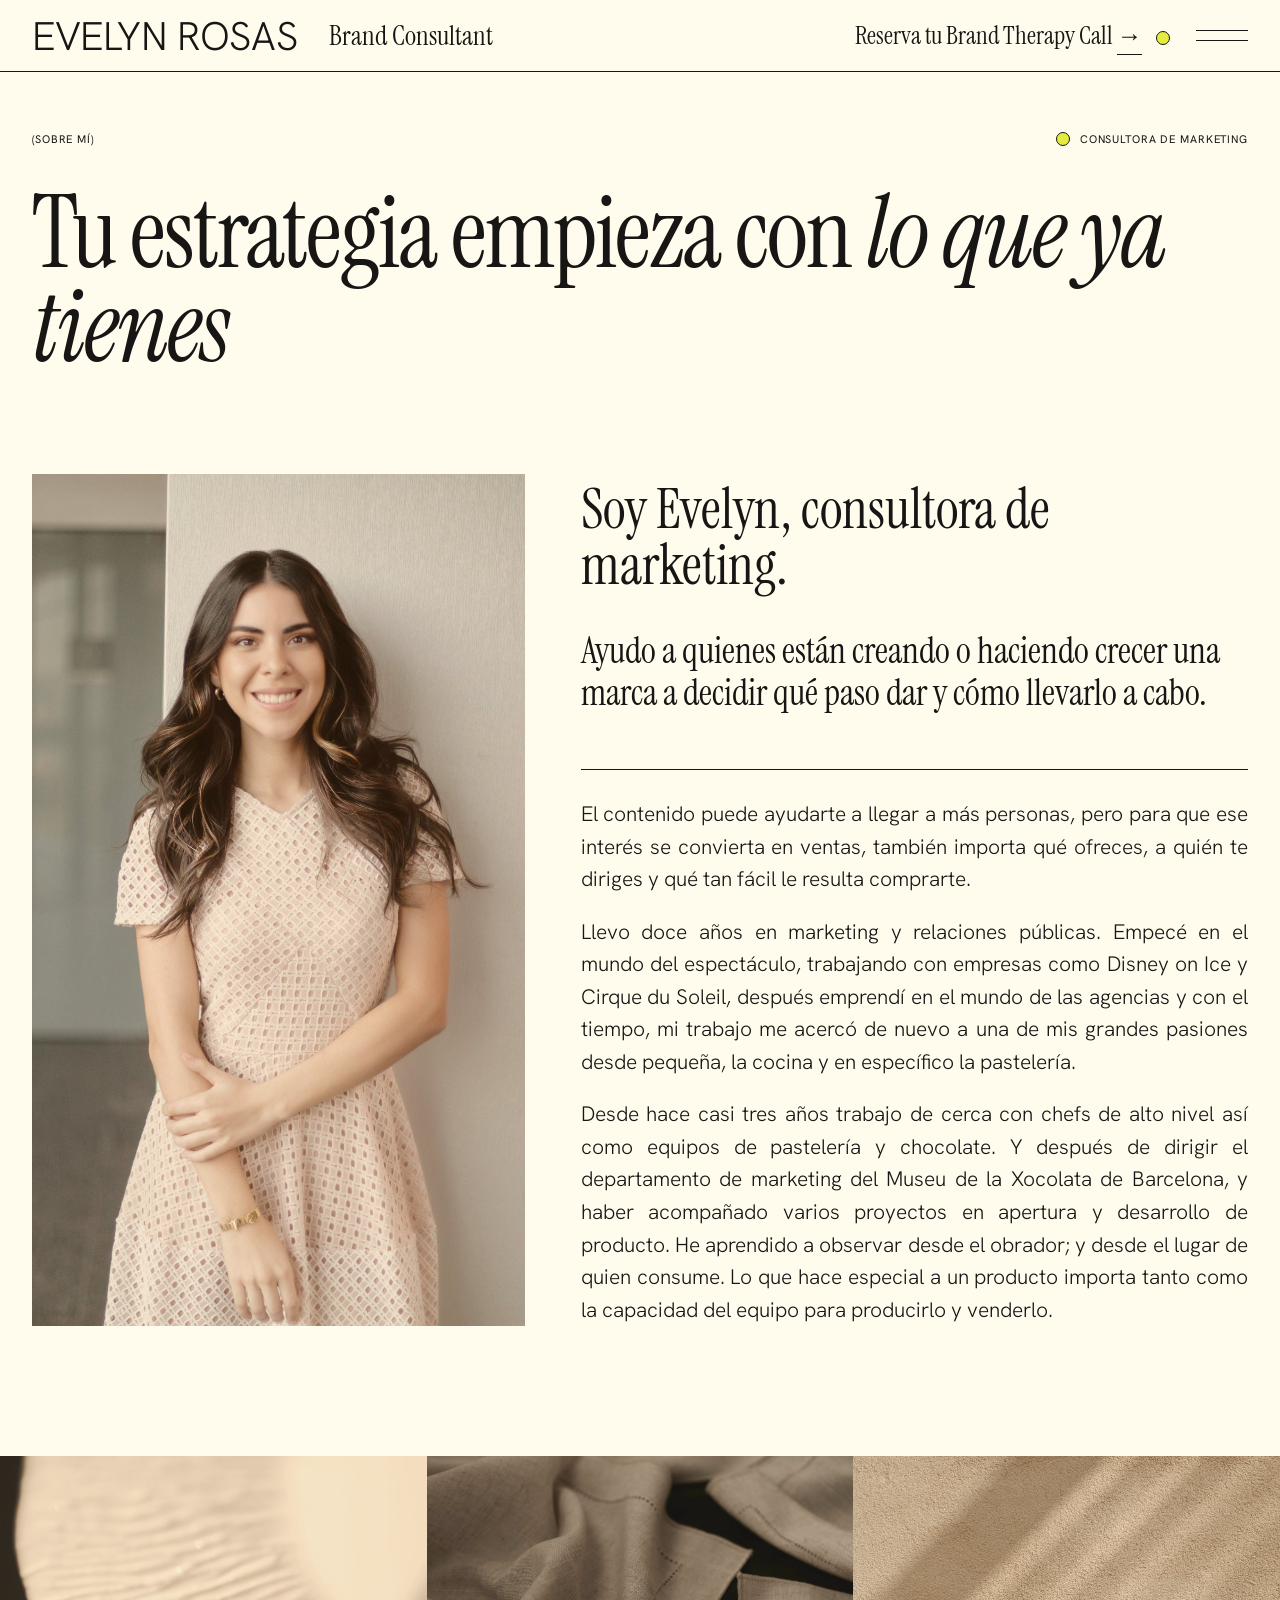
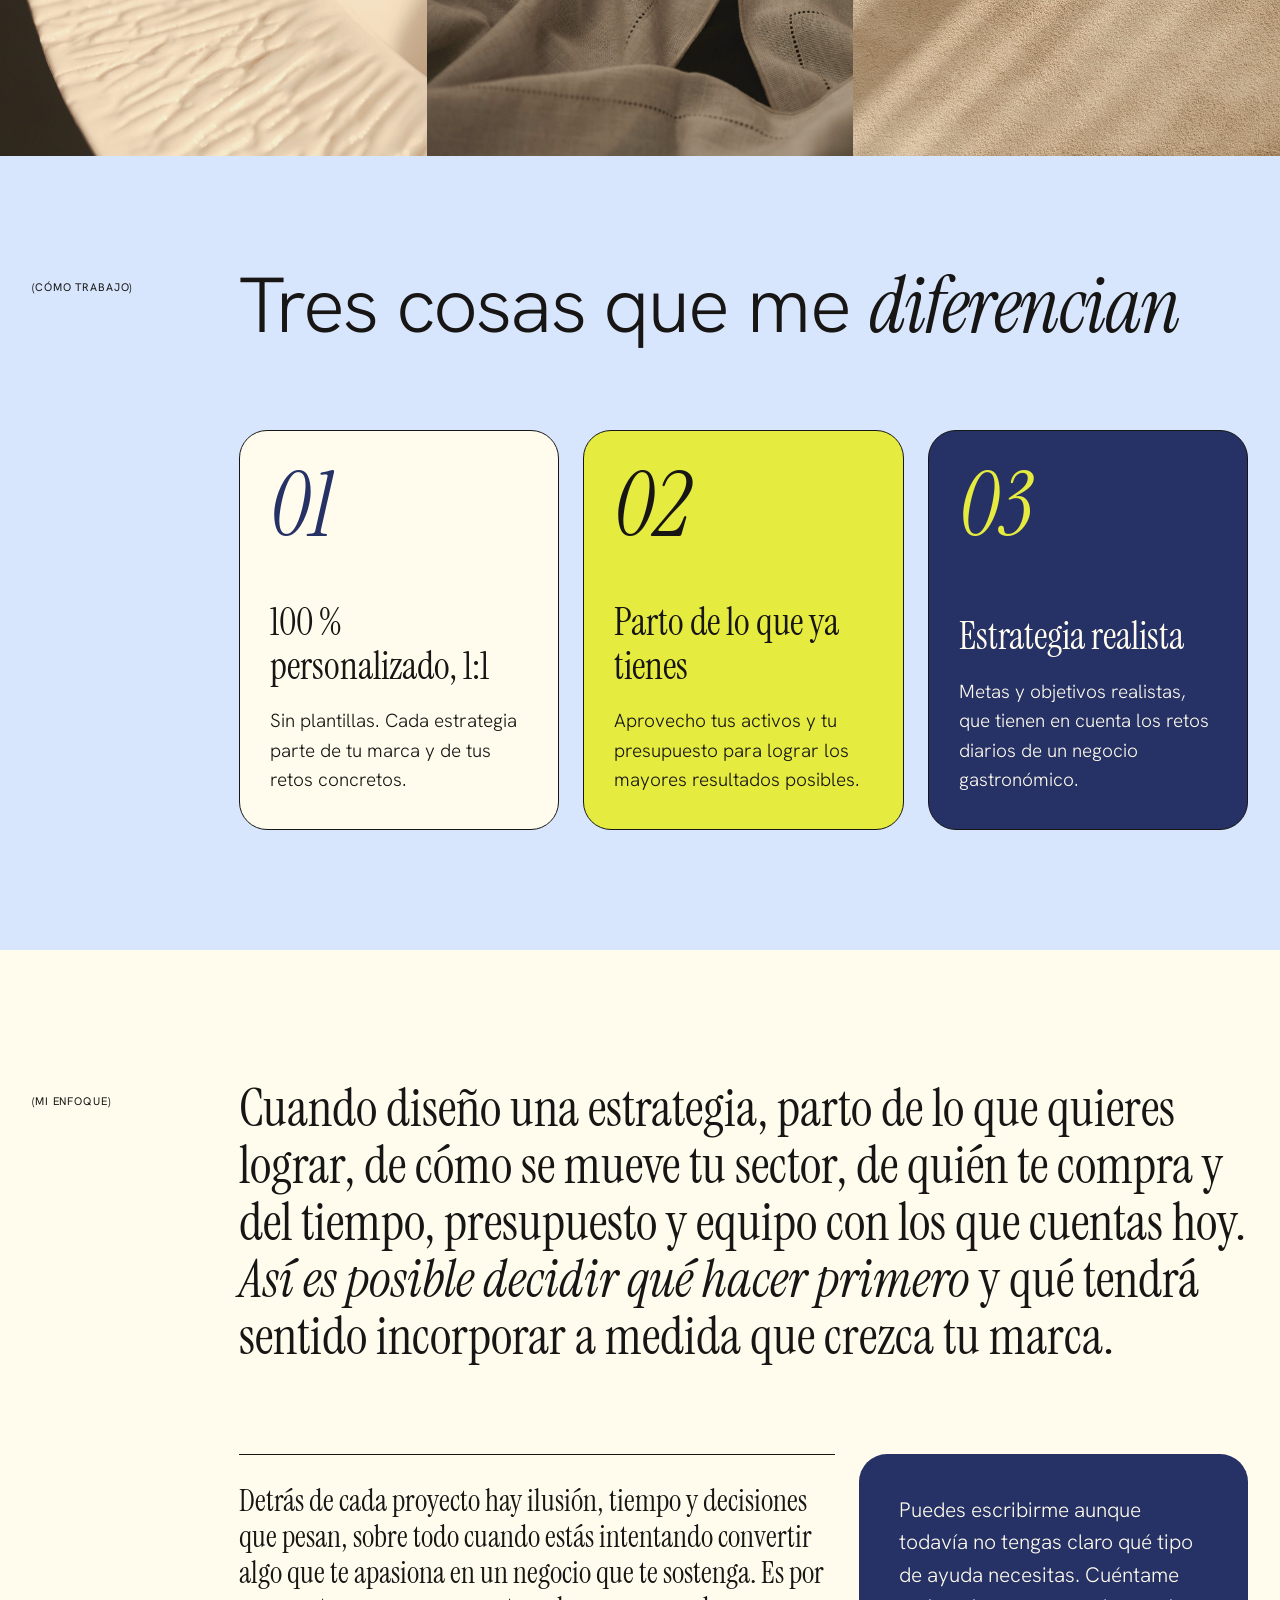
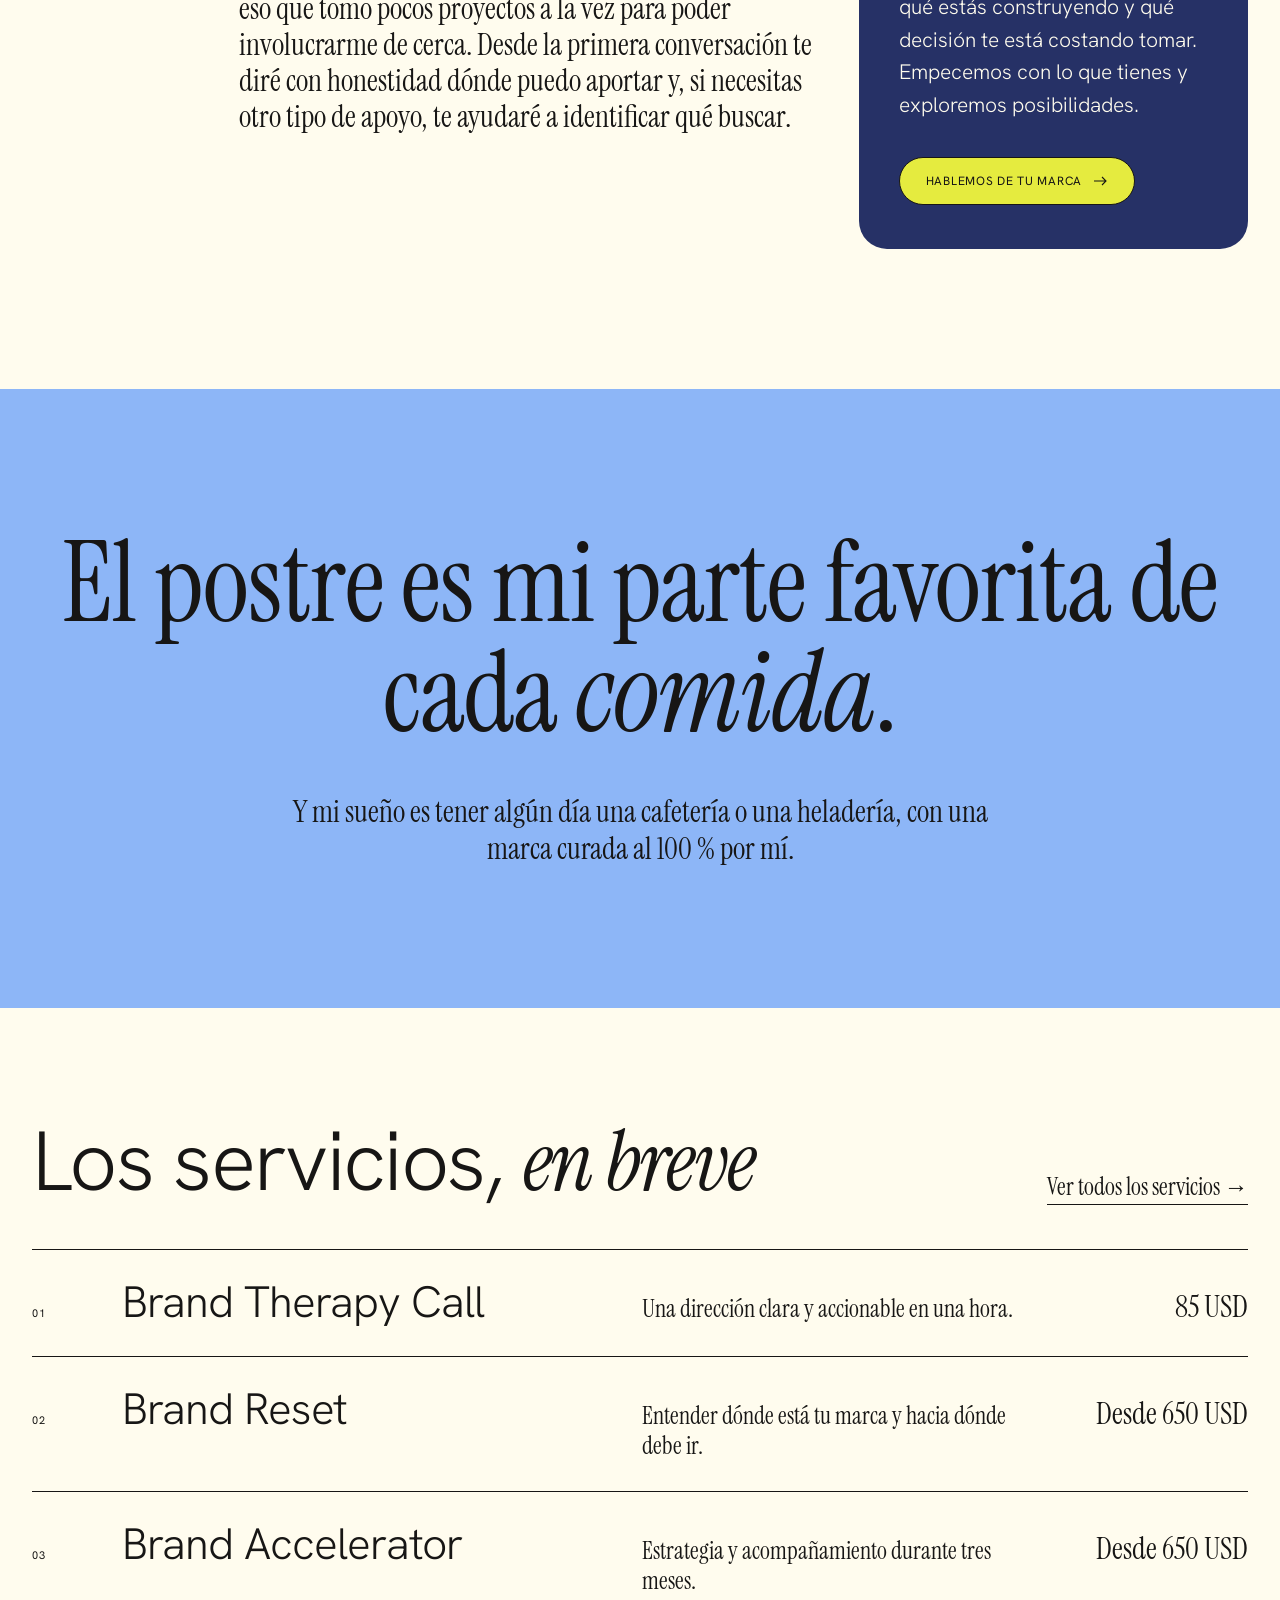
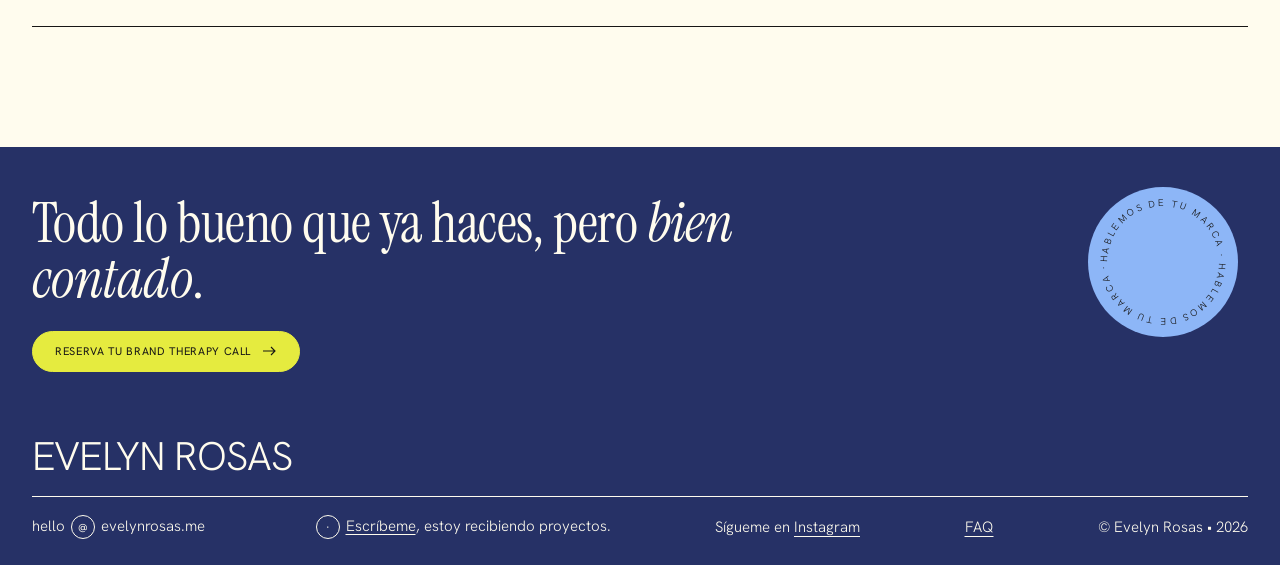
<file: sobre-mi.html>
<!doctype html>
<html lang="es">
<head>
<meta charset="utf-8">
<meta name="viewport" content="width=device-width, initial-scale=1">
<title>Sobre mí — Evelyn Rosas</title>
<meta name="description" content="Soy Evelyn Rosas, consultora de marketing. Ayudo a quienes están creando o haciendo crecer una marca a decidir qué paso dar y cómo llevarlo a cabo.">
<meta property="og:title" content="Sobre mí — Evelyn Rosas">
<meta property="og:description" content="Soy Evelyn Rosas, consultora de marketing. Ayudo a quienes están creando o haciendo crecer una marca a decidir qué paso dar y cómo llevarlo a cabo.">
<meta property="og:type" content="website">
<link rel="icon" href="img/favicon.svg" type="image/svg+xml">
<link rel="preconnect" href="https://fonts.googleapis.com">
<link rel="preconnect" href="https://fonts.gstatic.com" crossorigin>
<link href="https://fonts.googleapis.com/css2?family=Hanken+Grotesk:wght@200;300;400&amp;family=Instrument+Serif:ital@0;1&amp;display=swap" rel="stylesheet">
<link rel="stylesheet" href="css/estilos.css">
</head>
<body>
<header class="hdr"><div class="l"><a href="index.html" class="wm">Evelyn Rosas</a><div class="tag">Brand Consultant</div></div>
<div class="r"><a href="contacto.html#reservar" class="cta">Reserva tu Brand Therapy Call&nbsp;<span class="lnk">→</span>&nbsp;<span class="dot"></span></a><button type="button" class="burger" aria-label="Abrir menú" aria-expanded="false" aria-controls="menu"></button></div></header>
<nav class="menu" id="menu" hidden><a href="index.html">Inicio<span>01</span></a><a href="sobre-mi.html" aria-current="page">Sobre mí<span>02</span></a><a href="trabajo.html">Trabajo<span>03</span></a><a href="contacto.html">Contacto<span>04</span></a></nav>
<main>
<section class="sec" style="padding-top:60px;padding-bottom:80px">
<div style="display:flex;justify-content:space-between;align-items:center"><div class="label">(Sobre mí)</div><div class="label" style="display:inline-flex;align-items:center"><span class="dot" style="margin:0 10px 0 0"></span>Consultora de marketing</div></div>
<h1 class="serif-xl" style="margin-top:40px;font-size:100px;line-height:.94;letter-spacing:-.02em">Tu estrategia empieza con&nbsp;<i>lo que ya tienes</i></h1></section>

<section class="sec" style="padding-top:20px;padding-bottom:130px"><div class="row">
<div style="grid-column:1/6;position:relative;min-height:780px"><div class="ph" style="position:absolute;inset:0"><img alt="Evelyn Rosas" src="img/sobre-mi-retrato.jpg" style="object-position:50% 22%"></div></div>
<div style="grid-column:6/13;padding-left:32px;padding-top:8px;display:flex;flex-direction:column;justify-content:flex-start">
<h2 class="serif" style="font-size:55px;line-height:1.02">Soy Evelyn, consultora de marketing.</h2>
<p class="serif" style="font-size:36px;line-height:1.15;margin-top:36px">Ayudo a quienes están creando o haciendo crecer una marca a decidir qué paso dar y cómo llevarlo a cabo.</p>
<div style="border-top:1px solid var(--tinta);padding-top:28px;margin-top:56px;display:flex;flex-direction:column;gap:20px">
<p class="body" style="font-size:21px;text-align:justify">El contenido puede ayudarte a llegar a más personas, pero para que ese interés se convierta en ventas, también importa qué ofreces, a quién te diriges y qué tan fácil le resulta comprarte.</p>
<p class="body" style="font-size:21px;text-align:justify">Llevo doce años en marketing y relaciones públicas. Empecé en el mundo del espectáculo, trabajando con empresas como Disney on Ice y Cirque du Soleil, después emprendí en el mundo de las agencias y con el tiempo, mi trabajo me acercó de nuevo a una de mis grandes pasiones desde pequeña, la cocina y en específico la pastelería.</p>
<p class="body" style="font-size:21px;text-align:justify">Desde hace casi tres años trabajo de cerca con chefs de alto nivel así como equipos de pastelería y chocolate. Y después de dirigir el departamento de marketing del Museu de la Xocolata de Barcelona, y haber acompañado varios proyectos en apertura y desarrollo de producto. He aprendido a observar desde el obrador; y desde el lugar de quien consume. Lo que hace especial a un producto importa tanto como la capacidad del equipo para producirlo y venderlo.</p></div>
</div></div></section>

<div style="display:grid;grid-template-columns:repeat(3,1fr);height:300px"><div class="ph"><img alt="" src="img/sobre-mi-1.jpg"></div><div class="ph"><img alt="" src="img/sobre-mi-2.jpg"></div><div class="ph"><img alt="" src="img/sobre-mi-3.jpg"></div></div>

<section style="background:var(--rosa);padding:110px var(--pad) 120px"><div class="row">
<div class="label" style="grid-column:1/3;padding-top:14px">(Cómo trabajo)</div>
<div style="grid-column:3/13"><h2 class="h-l" style="font-size:78px">Tres cosas que me <i>diferencian</i></h2>
<div style="margin-top:84px;display:grid;grid-template-columns:repeat(3,1fr);gap:24px">
<div style="background:var(--crema);border:1px solid var(--tinta);border-radius:28px;padding:30px 30px 34px;min-height:400px;display:flex;flex-direction:column;justify-content:space-between"><div class="serif" style="font-size:88px;line-height:1;font-style:italic;color:var(--marino)">01</div><div><h3 class="serif-m" style="font-size:38px">100 % personalizado, 1:1</h3><p class="body" style="margin-top:18px">Sin plantillas. Cada estrategia parte de tu marca y de tus retos concretos.</p></div></div>
<div style="background:var(--lima);border:1px solid var(--tinta);border-radius:28px;padding:30px 30px 34px;min-height:400px;display:flex;flex-direction:column;justify-content:space-between"><div class="serif" style="font-size:88px;line-height:1;font-style:italic">02</div><div><h3 class="serif-m" style="font-size:38px">Parto de lo que ya tienes</h3><p class="body" style="margin-top:18px">Aprovecho tus activos y tu presupuesto para lograr los mayores resultados posibles.</p></div></div>
<div style="background:var(--marino);color:var(--crema);border:1px solid var(--tinta);border-radius:28px;padding:30px 30px 34px;min-height:400px;display:flex;flex-direction:column;justify-content:space-between"><div class="serif" style="font-size:88px;line-height:1;font-style:italic;color:var(--lima)">03</div><div><h3 class="serif-m" style="font-size:38px">Estrategia realista</h3><p class="body" style="margin-top:18px">Metas y objetivos realistas, que tienen en cuenta los retos diarios de un negocio gastronómico.</p></div></div></div></div></div></section>

<section class="sec" style="padding-top:130px;padding-bottom:140px"><div class="row">
<div class="label" style="grid-column:1/3;padding-top:14px">(Mi enfoque)</div>
<p class="serif" style="grid-column:3/13;font-size:52px;line-height:1.1;max-width:1100px">Cuando diseño una estrategia, parto de lo que quieres lograr, de cómo se mueve tu sector, de quién te compra y del tiempo, presupuesto y equipo con los que cuentas hoy. <i>Así es posible decidir qué hacer primero</i> y qué tendrá sentido incorporar a medida que crezca tu marca.</p>
<div style="grid-column:3/9;margin-top:88px;border-top:1px solid var(--tinta);padding-top:28px"><p class="serif" style="font-size:30px;line-height:1.2">Detrás de cada proyecto hay ilusión, tiempo y decisiones que pesan, sobre todo cuando estás intentando convertir algo que te apasiona en un negocio que te sostenga. Es por eso que tomo pocos proyectos a la vez para poder involucrarme de cerca. Desde la primera conversación te diré con honestidad dónde puedo aportar y, si necesitas otro tipo de apoyo, te ayudaré a identificar qué buscar.</p></div>
<div style="grid-column:9/13;margin-top:88px;align-self:start;background:var(--marino);color:var(--crema);border-radius:28px;padding:40px 40px 44px"><p class="body" style="font-size:21px">Puedes escribirme aunque todavía no tengas claro qué tipo de ayuda necesitas. Cuéntame qué estás construyendo y qué decisión te está costando tomar. Empecemos con lo que tienes y exploremos posibilidades.</p><div style="margin-top:36px"><a href="contacto.html" class="pill fill">Hablemos de tu marca <svg viewBox="0 0 14 10" fill="none" stroke="currentColor" stroke-width="1.1" aria-hidden="true"><path d="M0 5h12M8 1l4 4-4 4"/></svg></a></div></div>
</div></section>

<section class="pad-m" style="background:var(--coral);padding:140px var(--pad);text-align:center">
<p class="serif-xl" style="font-size:112px;max-width:1200px;margin:0 auto">El postre es mi parte favorita de cada <i>comida</i>.</p>
<p class="serif" style="font-size:30px;margin:44px auto 0;max-width:760px;line-height:1.25">Y mi sueño es tener algún día una cafetería o una heladería, con una marca curada al 100 % por mí.</p></section>

<section class="sec" style="padding-top:110px;padding-bottom:120px">
<div class="stack-m" style="display:flex;justify-content:space-between;align-items:flex-end;margin-bottom:44px"><h2 class="h-l">Los servicios, <i>en breve</i></h2><a href="index.html#servicios" class="lnk">Ver todos los servicios →</a></div>
<div style="display:grid;grid-template-columns:90px 520px 1fr 220px;padding:30px 0;border-top:1px solid var(--tinta);align-items:baseline;row-gap:10px"><div class="label">01</div><div style="font-size:44px;letter-spacing:-.02em;line-height:1">Brand Therapy Call</div><div class="serif" style="font-size:24px;line-height:1.25;max-width:520px">Una dirección clara y accionable en una hora.</div><div class="serif" style="font-size:30px;text-align:right">85 USD</div></div>
<div style="display:grid;grid-template-columns:90px 520px 1fr 220px;padding:30px 0;border-top:1px solid var(--tinta);align-items:baseline;row-gap:10px"><div class="label">02</div><div style="font-size:44px;letter-spacing:-.02em;line-height:1">Brand Reset</div><div class="serif" style="font-size:24px;line-height:1.25;max-width:520px">Entender dónde está tu marca y hacia dónde debe ir.</div><div class="serif" style="font-size:30px;text-align:right">Desde 650 USD</div></div>
<div style="display:grid;grid-template-columns:90px 520px 1fr 220px;padding:30px 0;border-top:1px solid var(--tinta);align-items:baseline;row-gap:10px"><div class="label">03</div><div style="font-size:44px;letter-spacing:-.02em;line-height:1">Brand Accelerator</div><div class="serif" style="font-size:24px;line-height:1.25;max-width:520px">Estrategia y acompañamiento durante tres meses.</div><div class="serif" style="font-size:30px;text-align:right">Desde 650 USD</div></div>
<div style="border-top:1px solid var(--tinta)"></div></section>

</main>
<footer class="ftr">
<h2>Todo lo bueno que ya haces, pero&nbsp;<i>bien contado</i>.</h2>
<a href="contacto.html#reservar" class="pill fill">Reserva tu Brand Therapy Call <svg viewBox="0 0 14 10" fill="none" stroke="currentColor" stroke-width="1.1" aria-hidden="true"><path d="M0 5h12M8 1l4 4-4 4"/></svg></a>
<div class="badge" aria-hidden="true"><div class="c"></div>
<svg viewBox="0 0 236 236"><defs><path id="cp" d="M118,118 m-88,0 a88,88 0 1,1 176,0 a88,88 0 1,1 -176,0"/></defs>
<text font-family="Hanken Grotesk, sans-serif" font-size="15" fill="#171615"><textPath href="#cp" startOffset="0" textLength="546" lengthAdjust="spacing">HABLEMOS DE TU MARCA · HABLEMOS DE TU MARCA ·</textPath></text></svg></div>
<div class="name">Evelyn Rosas</div>
<div class="frow"><a href="mailto:hello@evelynrosas.me">hello<span class="cir">@</span>evelynrosas.me</a><div><span class="cir">·</span><a href="formulario.html"><u>Escríbeme</u></a>, estoy recibiendo proyectos.</div><div>Sígueme en <a href="https://www.instagram.com/" target="_blank" rel="noopener"><u>Instagram</u></a></div><div><a href="contacto.html#faq"><u>FAQ</u></a></div><div>© Evelyn Rosas • <span id="year">2026</span></div></div>
</footer>
<script src="js/main.js"></script>
<script>document.getElementById('year').textContent=new Date().getFullYear()</script>
</body>
</html>
</file>
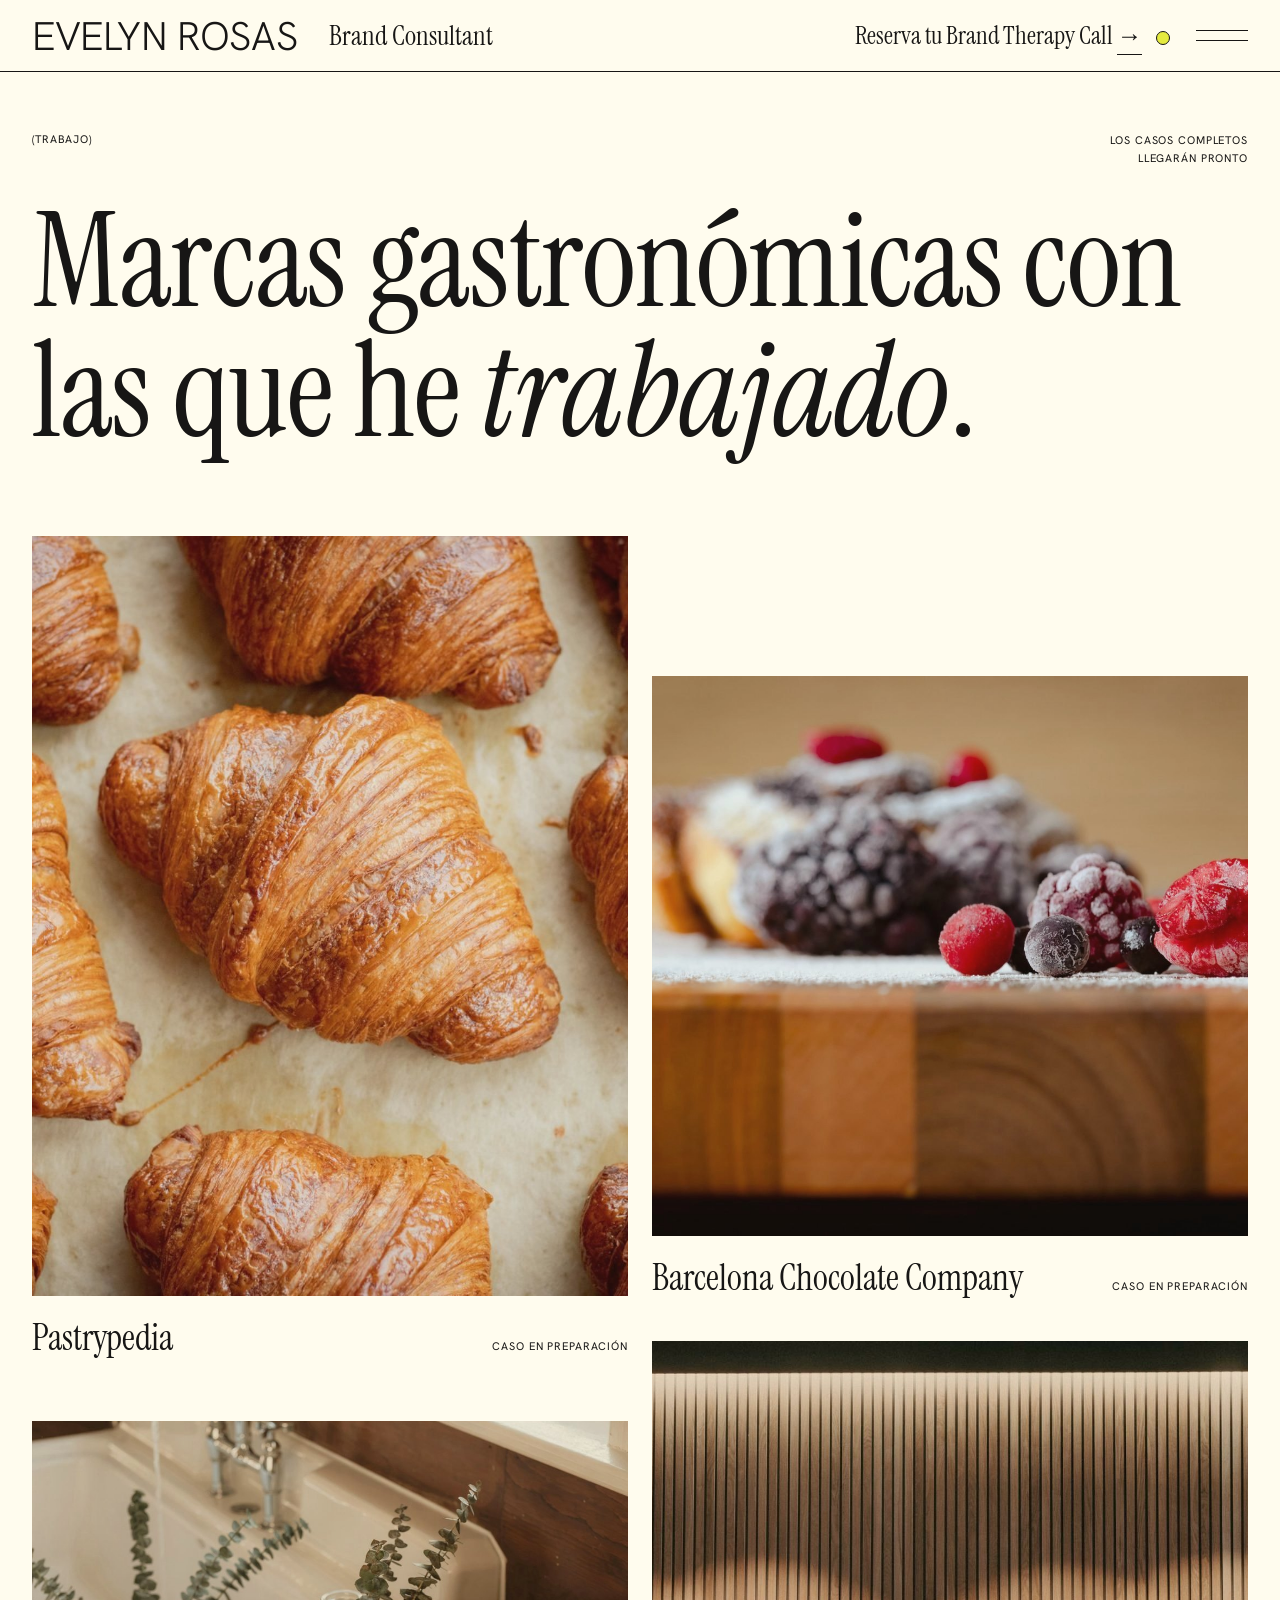
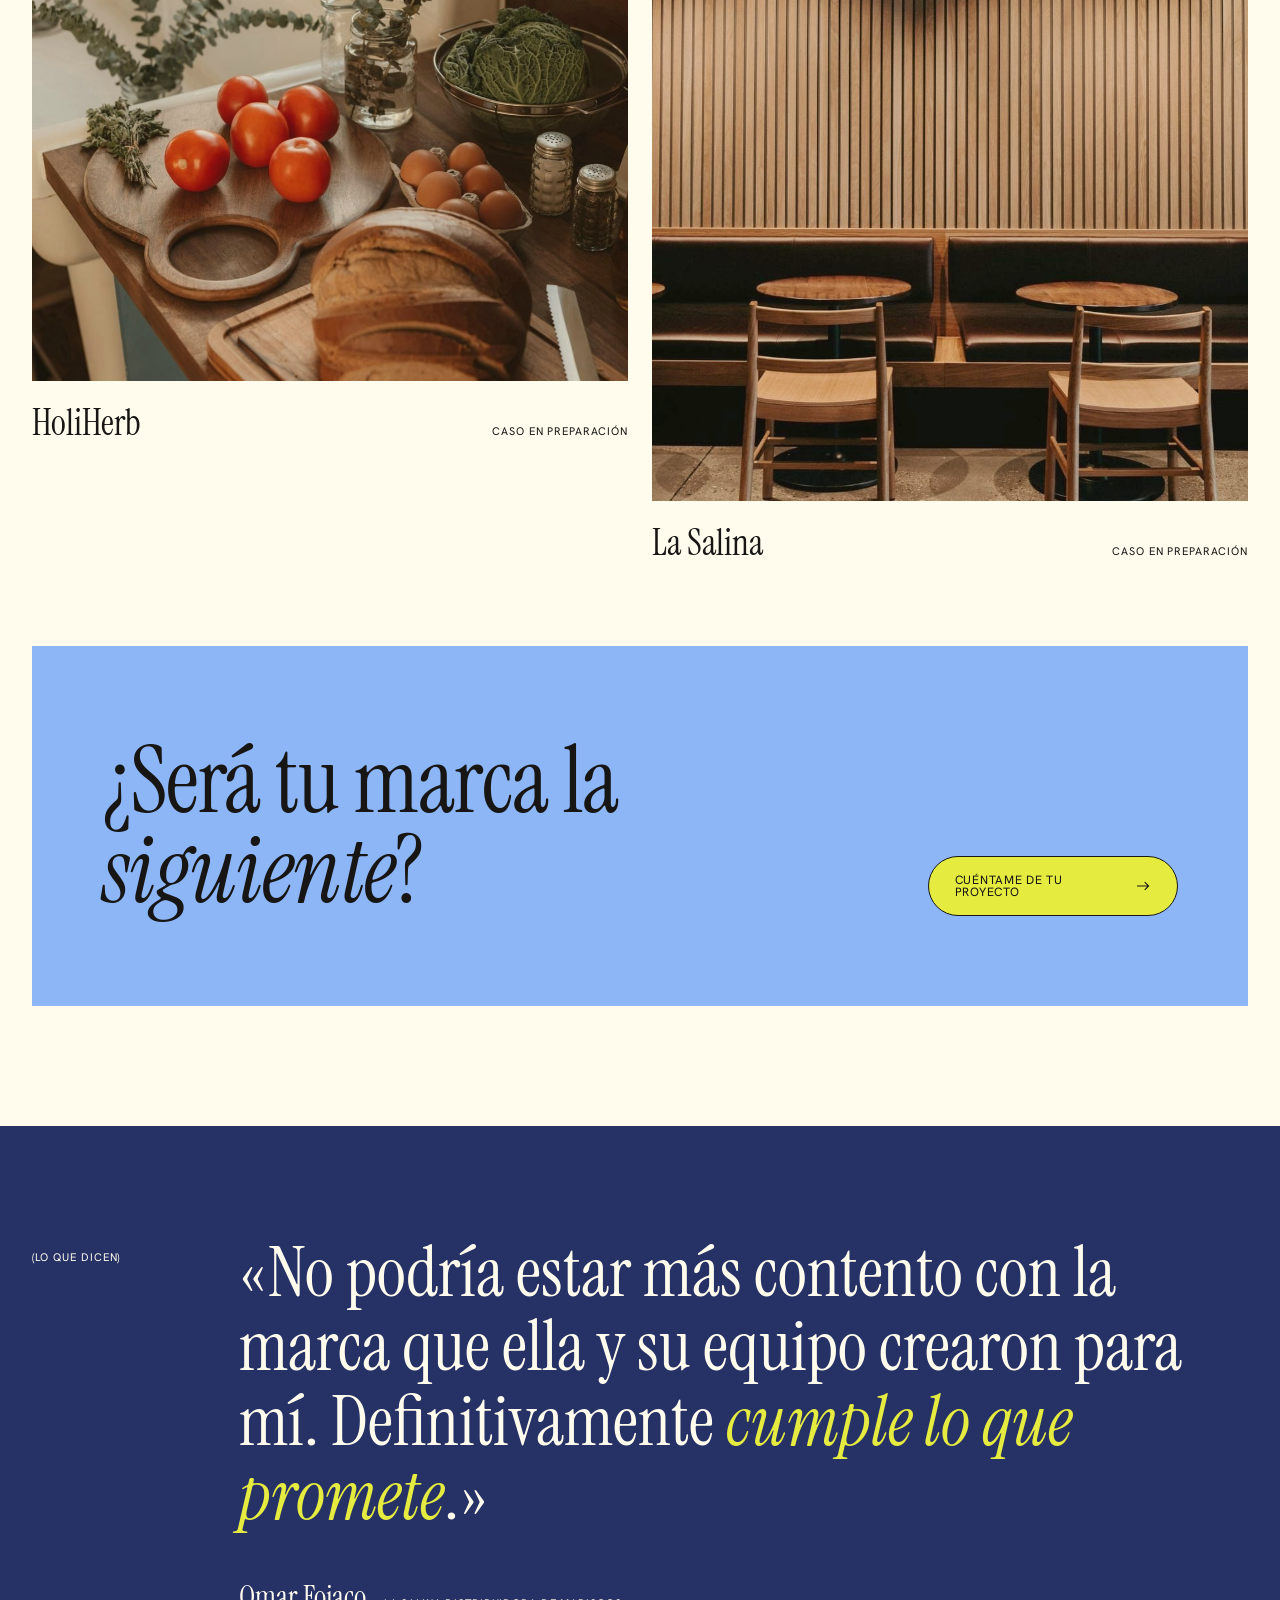
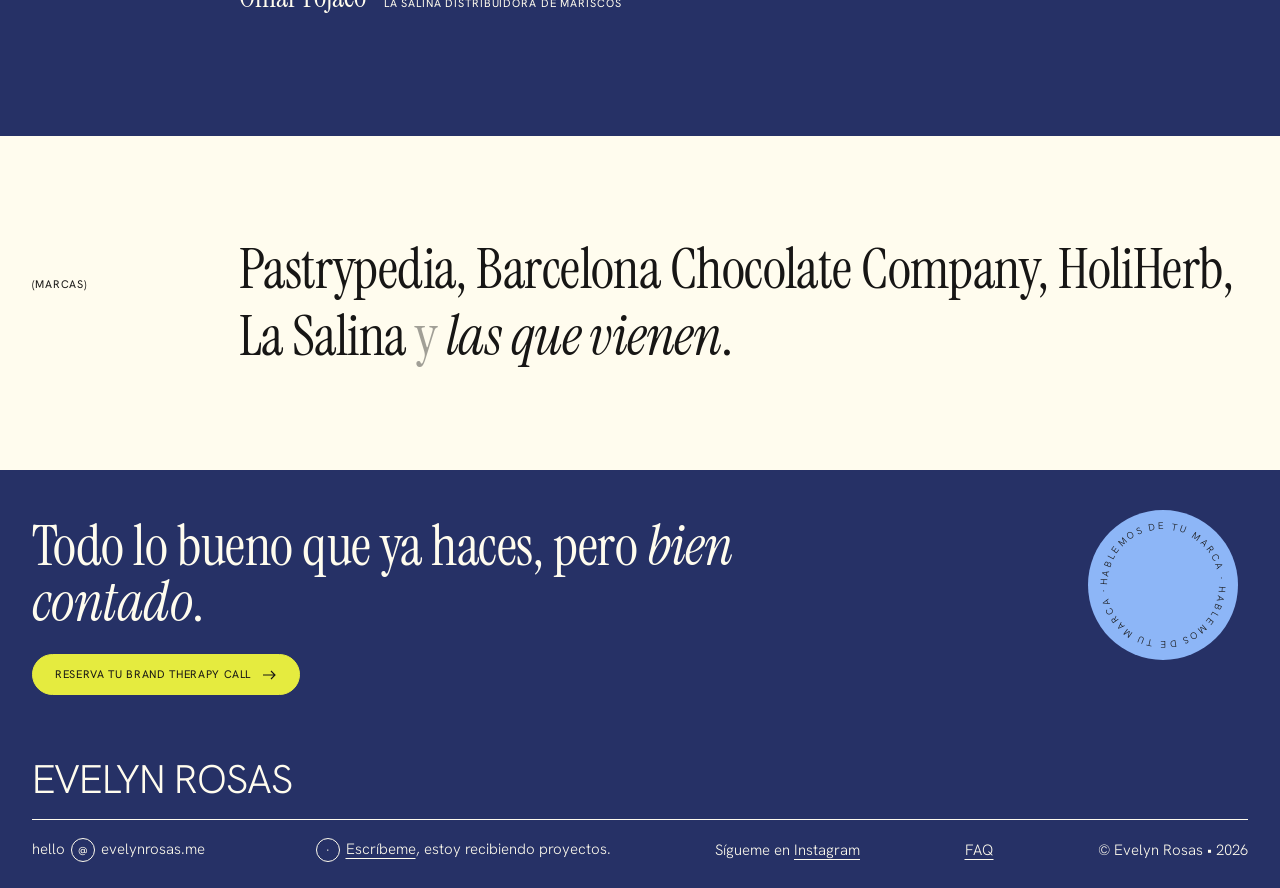
<file: trabajo.html>
<!doctype html>
<html lang="es">
<head>
<meta charset="utf-8">
<meta name="viewport" content="width=device-width, initial-scale=1">
<title>Trabajo — Evelyn Rosas</title>
<meta name="description" content="Marcas gastronómicas con las que he trabajado.">
<meta property="og:title" content="Trabajo — Evelyn Rosas">
<meta property="og:description" content="Marcas gastronómicas con las que he trabajado.">
<meta property="og:type" content="website">
<link rel="icon" href="img/favicon.svg" type="image/svg+xml">
<link rel="preconnect" href="https://fonts.googleapis.com">
<link rel="preconnect" href="https://fonts.gstatic.com" crossorigin>
<link href="https://fonts.googleapis.com/css2?family=Hanken+Grotesk:wght@200;300;400&amp;family=Instrument+Serif:ital@0;1&amp;display=swap" rel="stylesheet">
<link rel="stylesheet" href="css/estilos.css">
</head>
<body>
<header class="hdr"><div class="l"><a href="index.html" class="wm">Evelyn Rosas</a><div class="tag">Brand Consultant</div></div>
<div class="r"><a href="contacto.html#reservar" class="cta">Reserva tu Brand Therapy Call&nbsp;<span class="lnk">→</span>&nbsp;<span class="dot"></span></a><button type="button" class="burger" aria-label="Abrir menú" aria-expanded="false" aria-controls="menu"></button></div></header>
<nav class="menu" id="menu" hidden><a href="index.html">Inicio<span>01</span></a><a href="sobre-mi.html">Sobre mí<span>02</span></a><a href="trabajo.html" aria-current="page">Trabajo<span>03</span></a><a href="contacto.html">Contacto<span>04</span></a></nav>
<main>
<section class="sec" style="padding-top:60px;padding-bottom:80px">
<div style="display:flex;justify-content:space-between;align-items:flex-start"><div class="label">(Trabajo)</div><div class="label" style="text-align:right;line-height:1.6">Los casos completos<br>llegarán pronto</div></div>
<h1 class="serif-xl" style="margin-top:30px;font-size:132px;max-width:1300px">Marcas gastronómicas con las que he <i>trabajado</i>.</h1></section>

<section style="padding:0 var(--pad) 120px;display:grid;grid-template-columns:1fr 1fr;column-gap:24px;row-gap:60px">
<div><div class="ph" style="height:760px"><img alt="Pastrypedia" src="img/trabajo-pastrypedia.jpg" style="object-position:50% 55%"></div>
<div style="display:flex;justify-content:space-between;align-items:baseline;margin-top:18px;gap:16px"><h2 class="serif" style="font-size:36px">Pastrypedia</h2><span class="label">Caso en preparación</span></div></div>
<div style="margin-top:140px"><div class="ph" style="height:560px"><img alt="Barcelona Chocolate Company" src="img/trabajo-bcc.jpg" style="object-position:50% 50%"></div>
<div style="display:flex;justify-content:space-between;align-items:baseline;margin-top:18px;gap:16px"><h2 class="serif" style="font-size:36px">Barcelona Chocolate Company</h2><span class="label">Caso en preparación</span></div></div>
<div><div class="ph" style="height:560px"><img alt="HoliHerb" src="img/trabajo-holiherb.jpg" style="object-position:50% 45%"></div>
<div style="display:flex;justify-content:space-between;align-items:baseline;margin-top:18px;gap:16px"><h2 class="serif" style="font-size:36px">HoliHerb</h2><span class="label">Caso en preparación</span></div></div>
<div style="margin-top:-80px"><div class="ph" style="height:760px"><img alt="La Salina" src="img/trabajo-lasalina.jpg" style="object-position:50% 50%"></div>
<div style="display:flex;justify-content:space-between;align-items:baseline;margin-top:18px;gap:16px"><h2 class="serif" style="font-size:36px">La Salina</h2><span class="label">Caso en preparación</span></div></div>
<div class="stack-m pad-m" style="grid-column:1/3;background:var(--coral);padding:90px 70px;display:flex;justify-content:space-between;align-items:flex-end;margin-top:20px"><p class="serif-xl" style="font-size:92px;max-width:900px">¿Será tu marca la <i>siguiente</i>?</p><a href="formulario.html" class="pill fill">Cuéntame de tu proyecto <svg viewBox="0 0 14 10" fill="none" stroke="currentColor" stroke-width="1.1" aria-hidden="true"><path d="M0 5h12M8 1l4 4-4 4"/></svg></a></div>
</section>

<section style="background:var(--marino);color:var(--crema);padding:110px var(--pad) 120px"><div class="row">
<div class="label" style="grid-column:1/3;padding-top:14px">(Lo que dicen)</div>
<div style="grid-column:3/13"><blockquote class="serif-l" style="font-size:70px;line-height:1.06">«No podría estar más contento con la marca que ella y su equipo crearon para mí. Definitivamente <i style="color:var(--lima)">cumple lo que promete</i>.»</blockquote>
<div style="margin-top:44px;display:flex;align-items:baseline;gap:18px;flex-wrap:wrap"><span class="serif" style="font-size:30px">Omar Fojaco</span><span class="label">La Salina Distribuidora de Mariscos</span></div>
</div></div></section>

<section class="sec" style="padding-top:100px;padding-bottom:100px"><div class="row" style="align-items:baseline">
<div class="label" style="grid-column:1/3">(Marcas)</div>
<p class="serif" style="grid-column:3/13;font-size:56px;line-height:1.2;letter-spacing:-.01em">Pastrypedia, Barcelona Chocolate Company, HoliHerb, La Salina<span style="opacity:.4"> y</span> <i>las que vienen</i>.</p></div></section>

</main>
<footer class="ftr">
<h2>Todo lo bueno que ya haces, pero&nbsp;<i>bien contado</i>.</h2>
<a href="contacto.html#reservar" class="pill fill">Reserva tu Brand Therapy Call <svg viewBox="0 0 14 10" fill="none" stroke="currentColor" stroke-width="1.1" aria-hidden="true"><path d="M0 5h12M8 1l4 4-4 4"/></svg></a>
<div class="badge" aria-hidden="true"><div class="c"></div>
<svg viewBox="0 0 236 236"><defs><path id="cp" d="M118,118 m-88,0 a88,88 0 1,1 176,0 a88,88 0 1,1 -176,0"/></defs>
<text font-family="Hanken Grotesk, sans-serif" font-size="15" fill="#171615"><textPath href="#cp" startOffset="0" textLength="546" lengthAdjust="spacing">HABLEMOS DE TU MARCA · HABLEMOS DE TU MARCA ·</textPath></text></svg></div>
<div class="name">Evelyn Rosas</div>
<div class="frow"><a href="mailto:hello@evelynrosas.me">hello<span class="cir">@</span>evelynrosas.me</a><div><span class="cir">·</span><a href="formulario.html"><u>Escríbeme</u></a>, estoy recibiendo proyectos.</div><div>Sígueme en <a href="https://www.instagram.com/" target="_blank" rel="noopener"><u>Instagram</u></a></div><div><a href="contacto.html#faq"><u>FAQ</u></a></div><div>© Evelyn Rosas • <span id="year">2026</span></div></div>
</footer>
<script src="js/main.js"></script>
<script>document.getElementById('year').textContent=new Date().getFullYear()</script>
</body>
</html>
</file>
<file: css/estilos.css>
/* Evelyn Rosas — estilos compartidos
   Paleta "Marino y cielo" */
:root{
  --crema:#FFFCEE;--tinta:#171615;--marino:#263166;--lima:#E5EB3F;--coral:#8DB6F7;--rosa:#D8E6FD;
  --hueso:#FFFBE7;
  --sans:"Hanken Grotesk",sans-serif;--serif:"Instrument Serif",serif;
  --pad:32px;
}
*{box-sizing:border-box;margin:0;padding:0}
html{scroll-behavior:smooth}
body{background:var(--crema);color:var(--tinta);font-family:var(--sans);font-weight:300;-webkit-font-smoothing:antialiased;overflow-x:hidden}
a{color:inherit;text-decoration:none}
img{display:block;width:100%;height:100%;object-fit:cover}
i,em{font-family:var(--serif);font-style:italic;font-weight:400}
button{font:inherit;color:inherit}
h1,h2,h3{font-weight:inherit}
.serif{font-family:var(--serif);font-weight:400}
.label{font-size:11px;letter-spacing:.08em;text-transform:uppercase;font-weight:400}

/* cabecera */
.hdr{display:flex;align-items:center;justify-content:space-between;height:72px;padding:0 var(--pad);background:var(--crema);border-bottom:1px solid var(--tinta);position:relative;z-index:40}
.hdr .l{display:flex;align-items:center;gap:32px}
.wm{font-size:40px;letter-spacing:-.01em;text-transform:uppercase;line-height:1;font-weight:300}
.tag{font-family:var(--serif);font-size:27px}
.hdr .r{display:flex;align-items:center;gap:26px;font-family:var(--serif);font-size:25px}
.hdr .cta .lnk{font-size:25px}
.dot{display:inline-block;width:14px;height:14px;border-radius:50%;background:var(--lima);border:1px solid var(--tinta);margin-left:10px;vertical-align:middle}
.burger{width:52px;height:22px;position:relative;background:none;border:0;cursor:pointer}
.burger:before,.burger:after{content:"";position:absolute;left:0;right:0;height:1px;background:var(--tinta);transition:transform .25s}
.burger:before{top:5px}.burger:after{top:15px}
.burger[aria-expanded="true"]:before{transform:translateY(5px) rotate(45deg)}
.burger[aria-expanded="true"]:after{transform:translateY(-5px) rotate(-45deg)}

/* menú */
.menu{position:fixed;inset:72px 0 0 0;background:var(--crema);z-index:39;display:flex;flex-direction:column;justify-content:center;padding:0 var(--pad) 72px;border-top:1px solid var(--tinta)}
.menu[hidden]{display:none}
.menu a{font-family:var(--serif);font-size:96px;line-height:1.08;border-bottom:1px solid var(--tinta);padding:10px 0;display:flex;justify-content:space-between;align-items:baseline}
.menu a span{font-family:var(--sans);font-size:11px;letter-spacing:.08em;text-transform:uppercase}
.menu a[aria-current="page"]{font-style:italic}

/* botones */
.pill{display:inline-flex;align-items:center;gap:12px;border:1px solid var(--tinta);border-radius:999px;padding:17px 26px;font-size:12px;letter-spacing:.06em;text-transform:uppercase;font-weight:400;line-height:1;background:transparent;cursor:pointer;font-family:var(--sans)}
.pill.fill{background:var(--lima);border-color:var(--tinta);color:var(--tinta)}
.pill svg{width:14px;height:10px}
.lnk{font-family:var(--serif);font-size:24px;border-bottom:1px solid var(--tinta);padding-bottom:2px}

/* genéricos */
.sec{padding:96px var(--pad)}
.h-xl{font-size:118px;line-height:.98;letter-spacing:-.025em;font-weight:300}
.h-l{font-size:84px;line-height:1.02;letter-spacing:-.02em}
.h-m{font-size:56px;line-height:1.08;letter-spacing:-.015em}
.serif-xl{font-family:var(--serif);font-size:104px;line-height:.98;letter-spacing:-.01em;font-weight:400}
.serif-l{font-family:var(--serif);font-size:72px;line-height:1.02;font-weight:400}
.serif-m{font-family:var(--serif);font-size:38px;line-height:1.15;font-weight:400}
.body{font-size:19px;line-height:1.55}
.row{display:grid;grid-template-columns:repeat(12,1fr);column-gap:24px}
.ph{position:relative;overflow:hidden}

/* formulario */
.fld{display:block;margin-top:34px}
.fld .label{display:block}
.fld input,.fld textarea{display:block;width:100%;border:0;border-bottom:1px solid var(--tinta);background:transparent;border-radius:0;font-family:var(--serif);font-size:34px;line-height:1.2;color:var(--tinta);padding:10px 0 12px;outline:none}
.fld textarea{resize:none;height:150px}
.fld input::placeholder,.fld textarea::placeholder{color:#6B6A66}
.fld input:focus,.fld textarea:focus{border-bottom-color:var(--marino);box-shadow:0 1px 0 var(--marino)}
.chips{display:flex;flex-wrap:wrap;gap:10px;margin-top:16px}
.chip{position:relative;display:inline-flex;align-items:center;background:var(--marino);color:var(--crema);border:1px solid var(--tinta);border-radius:999px;padding:13px 22px;font-size:12px;letter-spacing:.06em;text-transform:uppercase;font-weight:400;line-height:1;cursor:pointer}
.chip input{position:absolute;opacity:0;width:0;height:0}
.chip.y{background:var(--marino);color:var(--lima);border-color:var(--lima)}
.chip:has(input:checked){background:var(--lima);color:var(--tinta)}
.chip.y:has(input:checked){border-color:var(--tinta)}
.chip:has(input:focus-visible){outline:2px solid var(--marino);outline-offset:2px}
.form-ok{margin-top:28px;font-family:var(--serif);font-size:28px}

/* calendario */
.cal-btn{width:36px;height:36px;border-radius:50%;border:1px solid var(--tinta);background:transparent;color:var(--tinta);font-family:var(--sans);font-size:18px;line-height:1;cursor:pointer;padding:0}
.cal-btn:disabled{opacity:.28;cursor:default}
.cal-grid{display:grid;grid-template-columns:repeat(7,1fr);margin-top:30px;row-gap:6px}
.cal-grid .wd{text-align:center;opacity:.6;padding-bottom:14px}
.cal-cell{height:56px;display:flex;align-items:center;justify-content:center}
.cal-day{width:50px;height:50px;display:flex;align-items:center;justify-content:center;font-family:var(--sans);font-weight:300;font-size:19px;border-radius:50%;border:0;padding:0;background:var(--rosa);color:var(--tinta);cursor:pointer}
.cal-day.off{background:none;opacity:.28;cursor:default}
.cal-day.sel{background:var(--marino);color:var(--crema);font-weight:400}
.cal-times{display:grid;grid-template-columns:repeat(4,1fr);column-gap:12px}
.cal-time{border:1px solid var(--tinta);border-radius:999px;text-align:center;padding:14px 0;font-family:var(--sans);font-weight:300;font-size:16px;background:transparent;color:var(--tinta);cursor:pointer}
.cal-time.sel{border-color:var(--marino);background:var(--marino);color:var(--crema)}

/* preguntas frecuentes */
.faq-item{border-top:1px solid var(--tinta);padding:28px 0}
.faq-q{display:flex;justify-content:space-between;align-items:baseline;width:100%;background:none;border:0;padding:0;color:var(--tinta);cursor:pointer;text-align:left;gap:24px}
.faq-q .serif{font-size:38px}
.faq-q .sign{font-size:34px;font-weight:200;font-family:var(--sans)}
.faq-a{margin-top:20px;max-width:1000px}
.faq-a p{margin:0 0 16px;font-size:21px}

/* pie */
.ftr{background:var(--marino);color:var(--crema);padding:48px var(--pad) 0;position:relative;overflow:hidden}
.ftr h2{font-family:var(--serif);font-weight:400;font-size:56px;line-height:1;letter-spacing:-.01em;max-width:760px}
.ftr .pill{margin-top:24px;padding:14px 22px;font-size:11px}
.badge{position:absolute;right:42px;top:40px;width:150px;height:150px}
.badge .c{position:absolute;inset:0;border-radius:50%;background:var(--coral)}
.badge svg{position:absolute;inset:0;width:100%;height:100%}
.ftr .name{margin-top:64px;font-size:40px;line-height:1;letter-spacing:-.02em;text-transform:uppercase;font-weight:300}
.frow{display:flex;justify-content:space-between;align-items:center;margin-top:20px;padding:18px 0 26px;border-top:1px solid var(--crema);font-size:15px;font-weight:300}
.frow u{text-underline-offset:4px;text-decoration-thickness:1px}
.cir{display:inline-flex;align-items:center;justify-content:center;width:24px;height:24px;border:1px solid var(--crema);border-radius:50%;font-size:11px;margin:0 6px;vertical-align:middle;font-weight:400}
.ftr .pill{color:var(--crema);border-color:var(--crema)}
.ftr .pill.fill{background:var(--lima);border-color:var(--lima);color:var(--tinta)}
.ftr .pill svg path{stroke:currentColor}

/* móvil */
@media (max-width:820px){
 :root{--pad:20px}
 .row{grid-template-columns:1fr;row-gap:18px}
 .row>*,[style*="grid-column"]{grid-column:1/-1!important}
 [style*="grid-template-columns"]:not([style*="repeat("]){grid-template-columns:1fr!important}
 [style*="repeat(3,1fr)"]{grid-template-columns:1fr!important;height:auto!important}
 [style*="nowrap"]{white-space:normal!important}
 [style*="margin-top:-80px"],[style*="margin-top:140px"]{margin-top:0!important}
 .serif-xl{font-size:54px!important}.h-xl{font-size:56px}.h-l{font-size:42px!important}.serif-l{font-size:38px!important}.h-m{font-size:34px}
 .ftr h2{font-size:40px}.badge{display:none}.hdr .tag{display:none}.wm{font-size:28px}.hdr .cta{display:none}
 .frow{flex-wrap:wrap;gap:16px}
 .ftr .name{margin-top:48px;font-size:32px}
 .ph{height:360px!important}
 .split{height:auto!important}
 [style*="min-height:780px"]{min-height:440px!important}
 [style*="padding-left:32px"]{padding-left:0!important}
 .split>div:first-child{padding:60px var(--pad)!important}
 .menu a{font-size:52px}
 .faq-q .serif{font-size:28px}
 .faqbig{display:none}
 .badge-hola{display:none!important}
 .stack-m{flex-direction:column!important;align-items:flex-start!important;gap:28px}
 .fld input,.fld textarea{font-size:26px}
 form[style*="padding"]{padding:16px 24px 40px!important}
 .cal-day{width:40px;height:40px;font-size:16px}
 .cal-times{grid-template-columns:repeat(2,1fr);row-gap:10px}
 .pad-m{padding:48px 24px!important}
}
</file>
